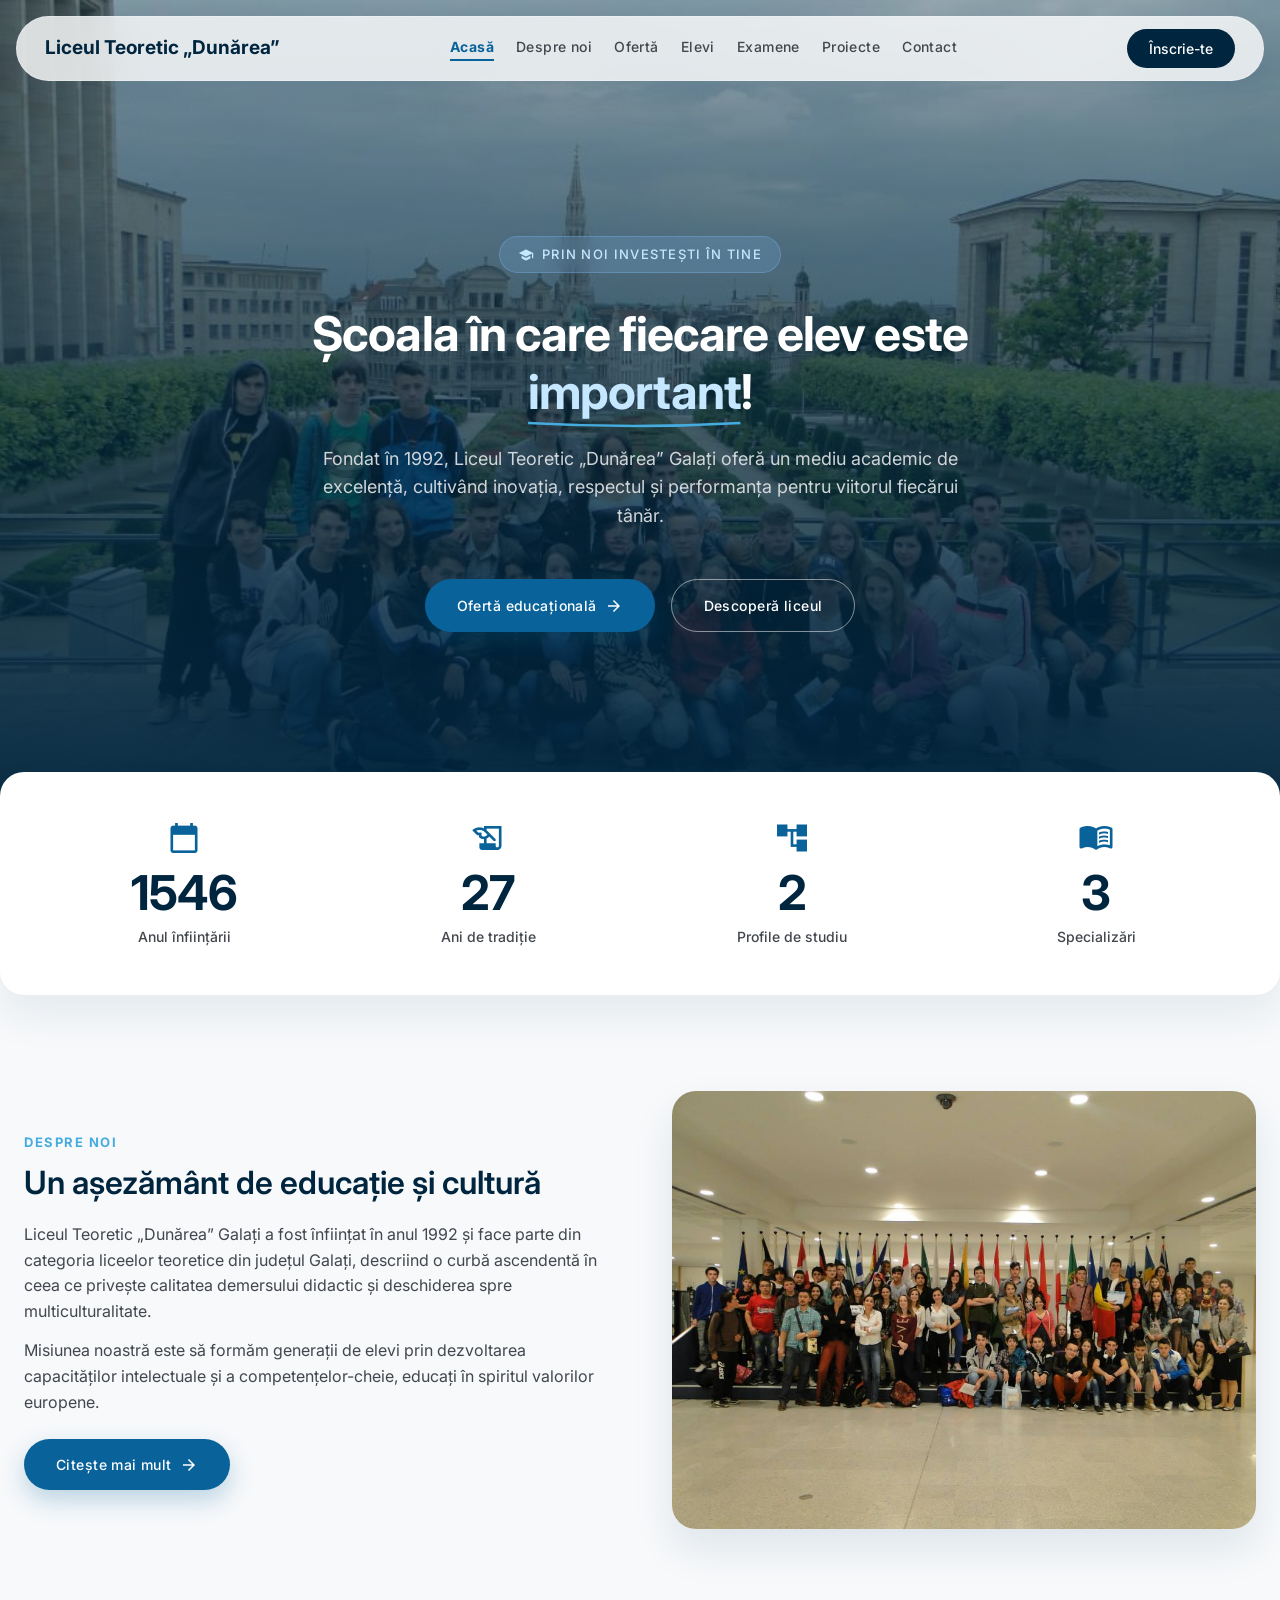
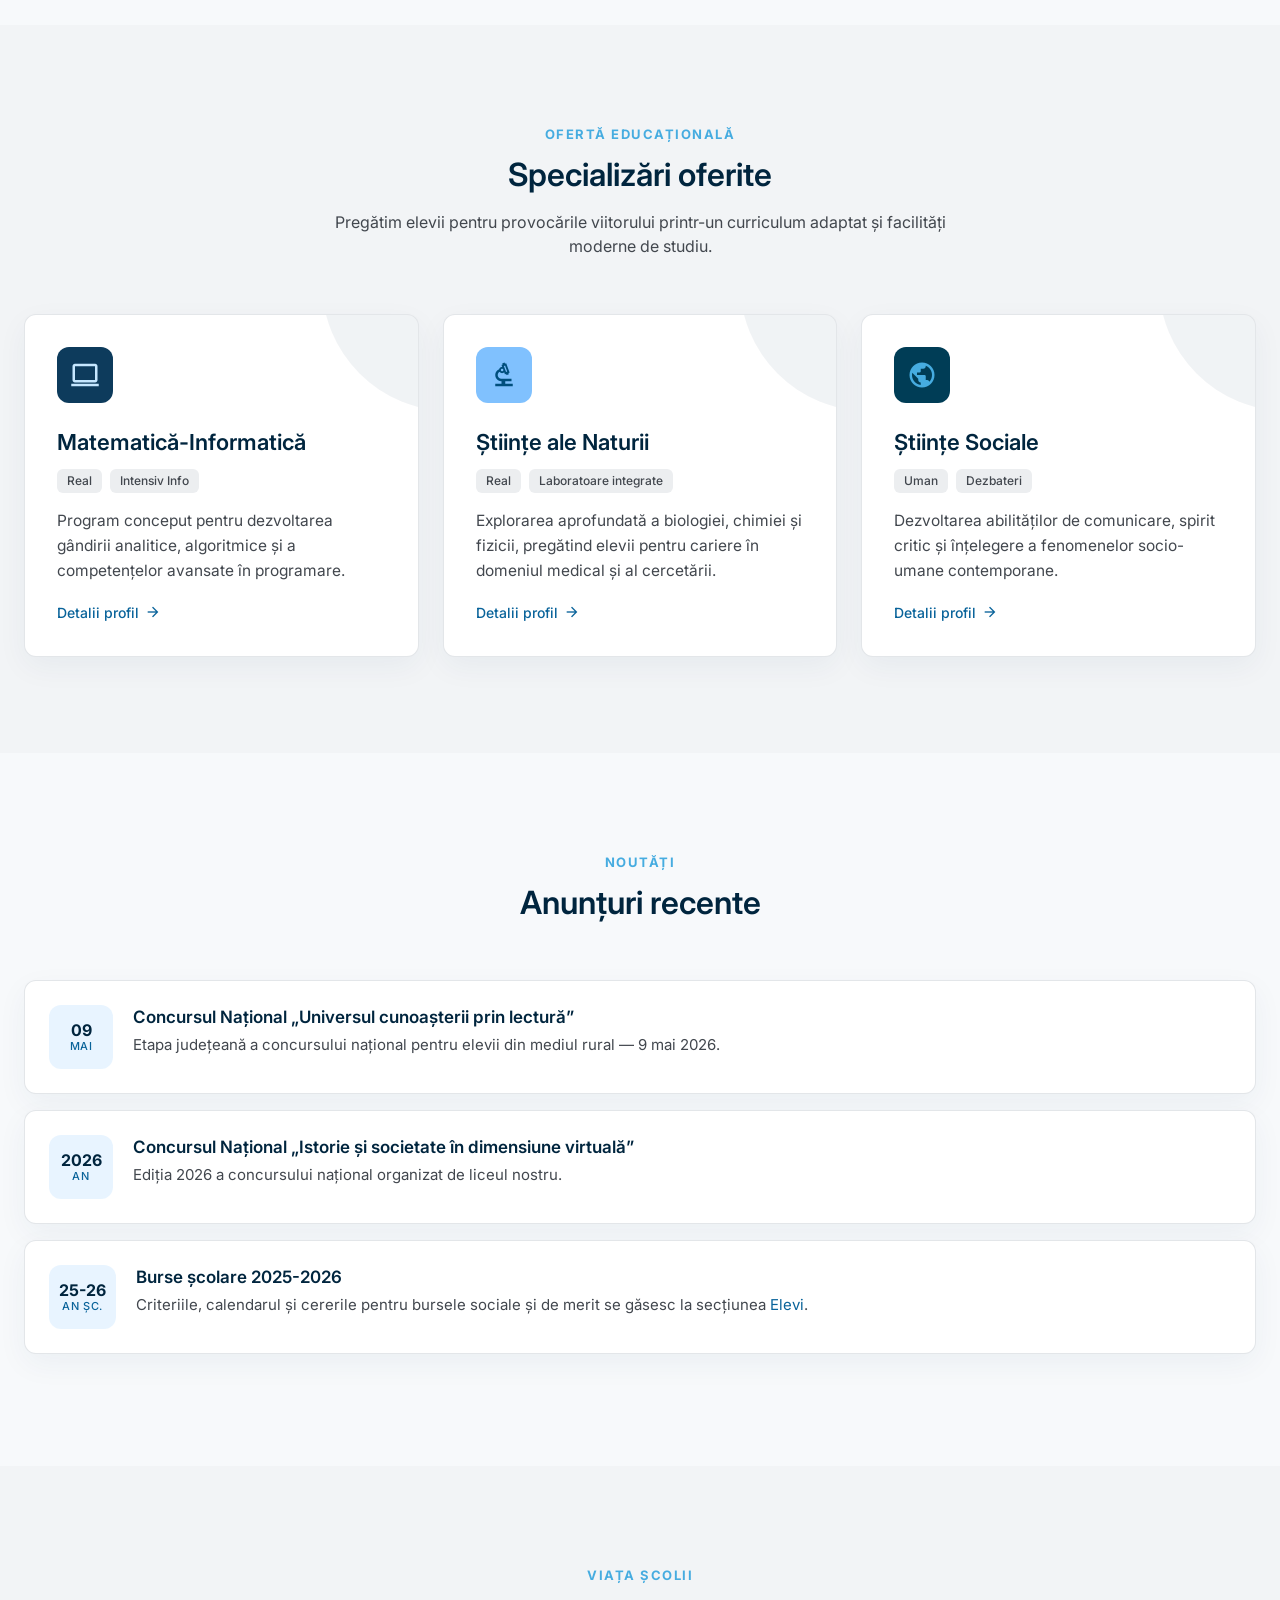
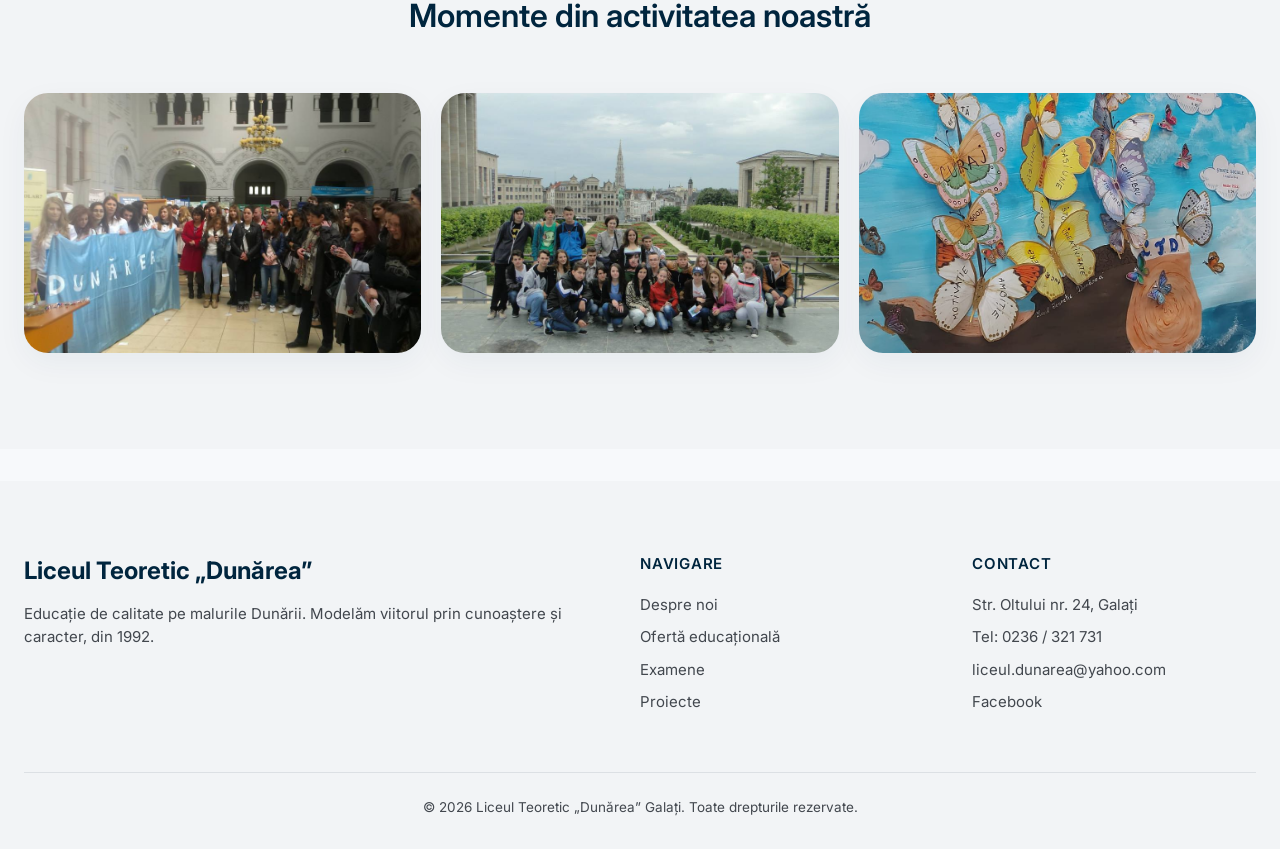
<file: index.html>
<!DOCTYPE html>
<html lang="ro">
<head>
  <meta charset="UTF-8">
  <meta name="viewport" content="width=device-width, initial-scale=1.0">
  <title>Liceul Teoretic „Dunărea” Galați</title>
  <meta name="description" content="Liceul Teoretic „Dunărea” Galați — școala în care fiecare elev este important. Profil real și uman: matematică-informatică, științe ale naturii, științe sociale.">
  <link rel="preconnect" href="https://fonts.googleapis.com">
  <link rel="preconnect" href="https://fonts.gstatic.com" crossorigin>
  <link href="https://fonts.googleapis.com/css2?family=Inter:wght@400;500;600;700&display=swap" rel="stylesheet">
  <link href="https://fonts.googleapis.com/css2?family=Material+Symbols+Outlined:opsz,wght,FILL,GRAD@24,400,0..1,0&display=swap" rel="stylesheet">
  <link rel="stylesheet" href="css/style.css">
</head>
<body>

  <!-- Navigație plutitoare -->
  <nav class="nav">
    <a class="nav-logo" href="index.html">Liceul Teoretic „Dunărea”</a>
    <ul class="nav-links">
      <li><a href="index.html">Acasă</a></li>
      <li><a href="despre.html">Despre noi</a></li>
      <li><a href="oferta.html">Ofertă</a></li>
      <li><a href="elevi.html">Elevi</a></li>
      <li><a href="examene.html">Examene</a></li>
      <li><a href="proiecte.html">Proiecte</a></li>
      <li><a href="contact.html">Contact</a></li>
    </ul>
    <a class="nav-cta" href="contact.html">Înscrie-te</a>
    <button class="nav-burger" aria-label="Meniu"><span></span><span></span><span></span></button>
  </nav>

  <!-- Hero -->
  <header class="hero">
    <div class="hero-bg"></div>
    <div class="hero-overlay"></div>
    <div class="hero-continut">
      <div class="insigna stagger-item">
        <span class="material-symbols-outlined" style="font-size:16px; font-variation-settings:'FILL' 1;">school</span>
        Prin noi investești în tine
      </div>
      <h1 class="stagger-item">
        Școala în care fiecare elev este
        <span class="evidentiat">important<svg viewBox="0 0 100 10" preserveAspectRatio="none"><path d="M0 5 Q 50 10 100 5" fill="transparent" stroke="currentColor" stroke-width="2"/></svg></span>!
      </h1>
      <p class="stagger-item">Fondat în 1992, Liceul Teoretic „Dunărea” Galați oferă un mediu academic de excelență, cultivând inovația, respectul și performanța pentru viitorul fiecărui tânăr.</p>
      <div class="hero-butoane stagger-item">
        <a class="buton" href="oferta.html">Ofertă educațională <span class="material-symbols-outlined">arrow_forward</span></a>
        <a class="buton secundar" href="despre.html">Descoperă liceul</a>
      </div>
    </div>
  </header>

  <!-- Statistici — panou suprapus peste hero -->
  <section class="panou-statistici scroll-reveal">
    <div class="statistici">
      <div>
        <div class="pictograma-stat"><span class="material-symbols-outlined">calendar_today</span></div>
        <div class="numar contor" data-target="1992">0</div>
        <div class="descriere">Anul înființării</div>
      </div>
      <div>
        <div class="pictograma-stat"><span class="material-symbols-outlined">history_edu</span></div>
        <div class="numar contor" data-target="34">0</div>
        <div class="descriere">Ani de tradiție</div>
      </div>
      <div>
        <div class="pictograma-stat"><span class="material-symbols-outlined">account_tree</span></div>
        <div class="numar contor" data-target="2">0</div>
        <div class="descriere">Profile de studiu</div>
      </div>
      <div>
        <div class="pictograma-stat"><span class="material-symbols-outlined">menu_book</span></div>
        <div class="numar contor" data-target="3">0</div>
        <div class="descriere">Specializări</div>
      </div>
    </div>
  </section>

  <!-- Despre (teaser) -->
  <section class="sectiune">
    <div class="container split scroll-reveal">
      <div>
        <span class="eticheta">Despre noi</span>
        <h2>Un așezământ de educație și cultură</h2>
        <p>Liceul Teoretic „Dunărea” Galați a fost înființat în anul 1992 și face parte din categoria liceelor teoretice din județul Galați, descriind o curbă ascendentă în ceea ce privește calitatea demersului didactic și deschiderea spre multiculturalitate.</p>
        <p>Misiunea noastră este să formăm generații de elevi prin dezvoltarea capacităților intelectuale și a competențelor-cheie, educați în spiritul valorilor europene.</p>
        <a class="buton" href="despre.html">Citește mai mult <span class="material-symbols-outlined">arrow_forward</span></a>
      </div>
      <img src="assets/img/liceu-3.jpg" alt="Elevii liceului în vizită la Parlamentul European">
    </div>
  </section>

  <!-- Specializări -->
  <section class="sectiune alternativ">
    <div class="container">
      <div class="titlu-sectiune scroll-reveal">
        <span class="eticheta">Ofertă educațională</span>
        <h2>Specializări oferite</h2>
        <p>Pregătim elevii pentru provocările viitorului printr-un curriculum adaptat și facilități moderne de studiu.</p>
      </div>
      <div class="grila col-3">
        <div class="card scroll-reveal">
          <div class="pictograma"><span class="material-symbols-outlined">computer</span></div>
          <h3>Matematică-Informatică</h3>
          <div class="chipuri"><span class="chip">Real</span><span class="chip">Intensiv Info</span></div>
          <p>Program conceput pentru dezvoltarea gândirii analitice, algoritmice și a competențelor avansate în programare.</p>
          <a class="link-card" href="oferta.html">Detalii profil <span class="material-symbols-outlined">arrow_forward</span></a>
        </div>
        <div class="card scroll-reveal">
          <div class="pictograma v2"><span class="material-symbols-outlined">biotech</span></div>
          <h3>Științe ale Naturii</h3>
          <div class="chipuri"><span class="chip">Real</span><span class="chip">Laboratoare integrate</span></div>
          <p>Explorarea aprofundată a biologiei, chimiei și fizicii, pregătind elevii pentru cariere în domeniul medical și al cercetării.</p>
          <a class="link-card" href="oferta.html">Detalii profil <span class="material-symbols-outlined">arrow_forward</span></a>
        </div>
        <div class="card scroll-reveal">
          <div class="pictograma v3"><span class="material-symbols-outlined">public</span></div>
          <h3>Științe Sociale</h3>
          <div class="chipuri"><span class="chip">Uman</span><span class="chip">Dezbateri</span></div>
          <p>Dezvoltarea abilităților de comunicare, spirit critic și înțelegere a fenomenelor socio-umane contemporane.</p>
          <a class="link-card" href="oferta.html">Detalii profil <span class="material-symbols-outlined">arrow_forward</span></a>
        </div>
      </div>
    </div>
  </section>

  <!-- Anunțuri -->
  <section class="sectiune">
    <div class="container">
      <div class="titlu-sectiune scroll-reveal">
        <span class="eticheta">Noutăți</span>
        <h2>Anunțuri recente</h2>
      </div>
      <!-- Aici adăugați anunțurile noi: copiați un bloc .anunt și modificați textul -->
      <div class="anunt scroll-reveal">
        <div class="data">09<small>MAI</small></div>
        <div>
          <h3>Concursul Național „Universul cunoașterii prin lectură”</h3>
          <p>Etapa județeană a concursului național pentru elevii din mediul rural — 9 mai 2026.</p>
        </div>
      </div>
      <div class="anunt scroll-reveal">
        <div class="data">2026<small>AN</small></div>
        <div>
          <h3>Concursul Național „Istorie și societate în dimensiune virtuală”</h3>
          <p>Ediția 2026 a concursului național organizat de liceul nostru.</p>
        </div>
      </div>
      <div class="anunt scroll-reveal">
        <div class="data">25-26<small>AN ȘC.</small></div>
        <div>
          <h3>Burse școlare 2025-2026</h3>
          <p>Criteriile, calendarul și cererile pentru bursele sociale și de merit se găsesc la secțiunea <a href="elevi.html">Elevi</a>.</p>
        </div>
      </div>
    </div>
  </section>

  <!-- Galerie -->
  <section class="sectiune alternativ">
    <div class="container">
      <div class="titlu-sectiune scroll-reveal">
        <span class="eticheta">Viața școlii</span>
        <h2>Momente din activitatea noastră</h2>
      </div>
      <div class="galerie scroll-reveal">
        <img src="assets/img/liceu-1.jpg" alt="Activitate în liceu">
        <img src="assets/img/liceu-2.jpg" alt="Excursie de studii">
        <img src="assets/img/extra-1.jpg" alt="Proiect creativ al elevilor">
      </div>
    </div>
  </section>

  <!-- Footer -->
  <footer class="footer">
    <div class="container">
      <div class="footer-grila">
        <div>
          <div class="brand">Liceul Teoretic „Dunărea”</div>
          <p>Educație de calitate pe malurile Dunării. Modelăm viitorul prin cunoaștere și caracter, din 1992.</p>
        </div>
        <div>
          <h4>Navigare</h4>
          <ul>
            <li><a href="despre.html">Despre noi</a></li>
            <li><a href="oferta.html">Ofertă educațională</a></li>
            <li><a href="examene.html">Examene</a></li>
            <li><a href="proiecte.html">Proiecte</a></li>
          </ul>
        </div>
        <div>
          <h4>Contact</h4>
          <ul>
            <li>Str. Oltului nr. 24, Galați</li>
            <li>Tel: 0236 / 321 731</li>
            <li><a href="mailto:liceul.dunarea@yahoo.com">liceul.dunarea@yahoo.com</a></li>
            <li><a href="https://www.facebook.com/ldunarea/" target="_blank" rel="noopener">Facebook</a></li>
          </ul>
        </div>
      </div>
      <div class="footer-jos">
        © 2026 Liceul Teoretic „Dunărea” Galați. Toate drepturile rezervate.
      </div>
    </div>
  </footer>

  <script src="js/main.js"></script>
</body>
</html>
</file>
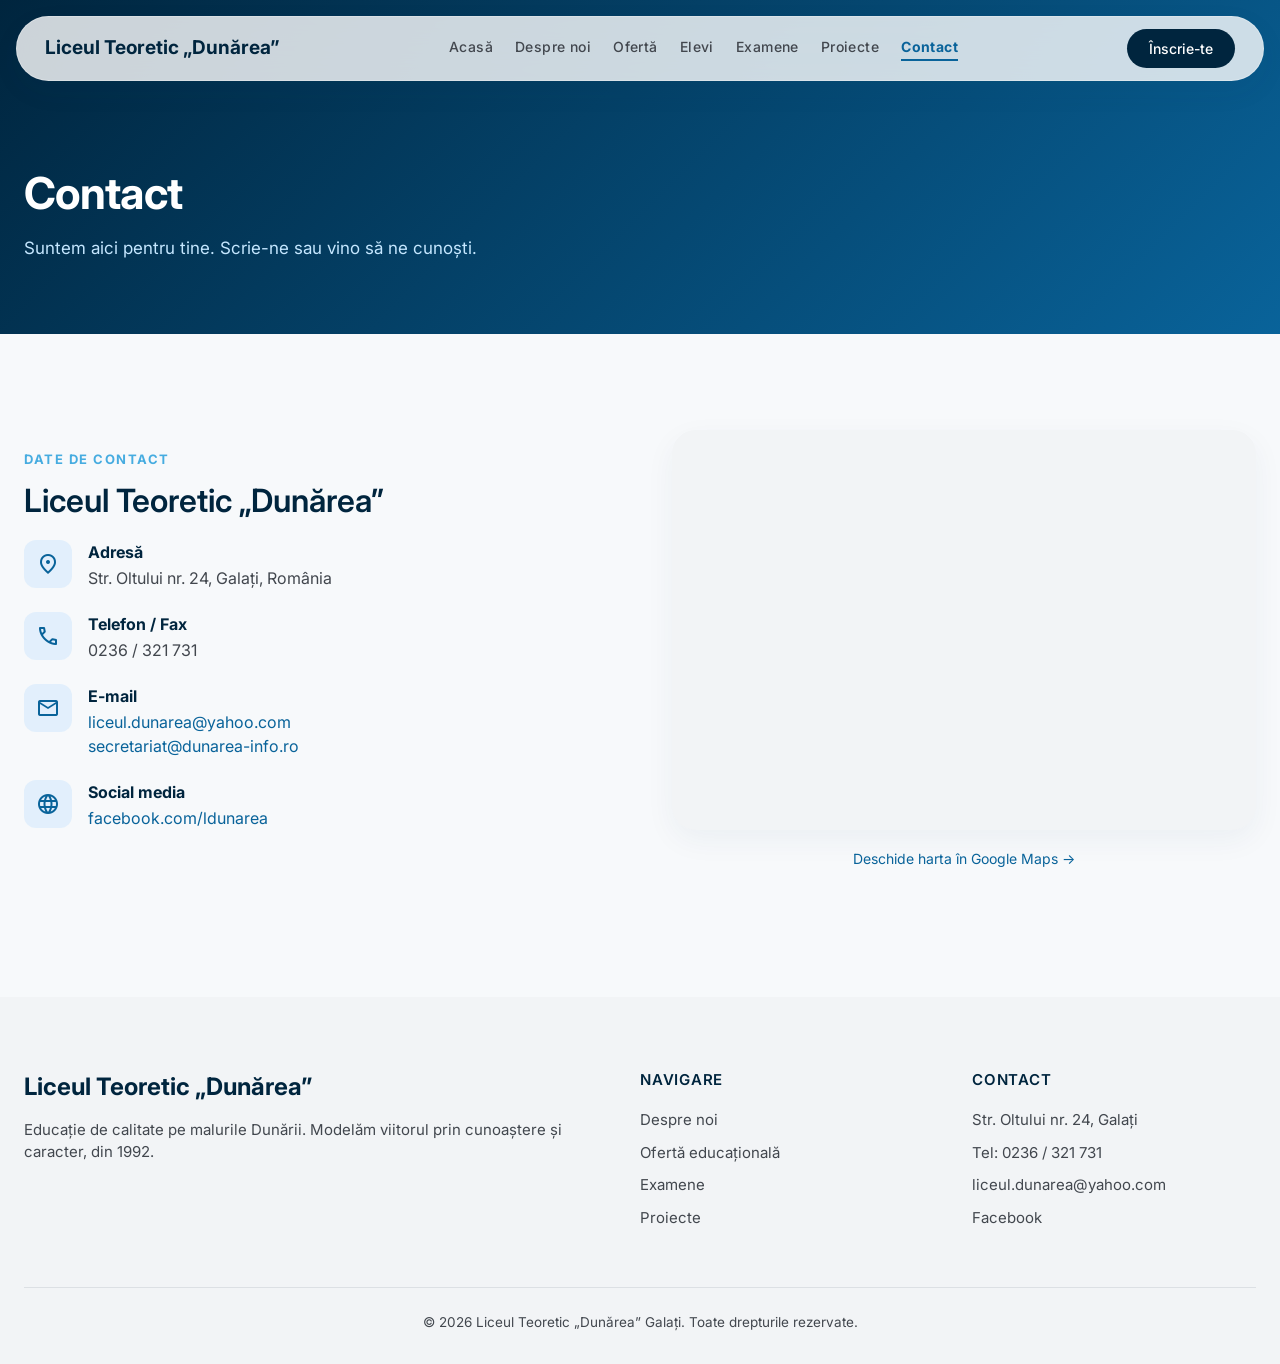
<file: contact.html>
<!DOCTYPE html>
<html lang="ro">
<head>
  <meta charset="UTF-8">
  <meta name="viewport" content="width=device-width, initial-scale=1.0">
  <title>Contact — Liceul Teoretic „Dunărea” Galați</title>
  <meta name="description" content="Date de contact: Liceul Teoretic „Dunărea” Galați, Str. Oltului nr. 24, telefon 0236/321731.">
  <link rel="preconnect" href="https://fonts.googleapis.com">
  <link rel="preconnect" href="https://fonts.gstatic.com" crossorigin>
  <link href="https://fonts.googleapis.com/css2?family=Inter:wght@400;500;600;700&display=swap" rel="stylesheet">
  <link href="https://fonts.googleapis.com/css2?family=Material+Symbols+Outlined:opsz,wght,FILL,GRAD@24,400,0..1,0&display=swap" rel="stylesheet">
  <link rel="stylesheet" href="css/style.css">
</head>
<body>

  <nav class="nav">
    <a class="nav-logo" href="index.html">Liceul Teoretic „Dunărea”</a>
    <ul class="nav-links">
      <li><a href="index.html">Acasă</a></li>
      <li><a href="despre.html">Despre noi</a></li>
      <li><a href="oferta.html">Ofertă</a></li>
      <li><a href="elevi.html">Elevi</a></li>
      <li><a href="examene.html">Examene</a></li>
      <li><a href="proiecte.html">Proiecte</a></li>
      <li><a href="contact.html">Contact</a></li>
    </ul>
    <a class="nav-cta" href="contact.html">Înscrie-te</a>
    <button class="nav-burger" aria-label="Meniu"><span></span><span></span><span></span></button>
  </nav>

  <header class="antet-pagina">
    <div class="container">
      <h1>Contact</h1>
      <p>Suntem aici pentru tine. Scrie-ne sau vino să ne cunoști.</p>
    </div>
  </header>

  <section class="sectiune">
    <div class="container split scroll-reveal">
      <div>
        <span class="eticheta">Date de contact</span>
        <h2>Liceul Teoretic „Dunărea”</h2>
        <ul class="info-contact">
          <li>
            <div class="pictograma"><span class="material-symbols-outlined">location_on</span></div>
            <div>
              <strong>Adresă</strong>
              Str. Oltului nr. 24, Galați, România
            </div>
          </li>
          <li>
            <div class="pictograma"><span class="material-symbols-outlined">call</span></div>
            <div>
              <strong>Telefon / Fax</strong>
              0236 / 321 731
            </div>
          </li>
          <li>
            <div class="pictograma"><span class="material-symbols-outlined">mail</span></div>
            <div>
              <strong>E-mail</strong>
              <a href="mailto:liceul.dunarea@yahoo.com">liceul.dunarea@yahoo.com</a><br>
              <a href="mailto:secretariat@dunarea-info.ro">secretariat@dunarea-info.ro</a>
            </div>
          </li>
          <li>
            <div class="pictograma"><span class="material-symbols-outlined">language</span></div>
            <div>
              <strong>Social media</strong>
              <a href="https://www.facebook.com/ldunarea/" target="_blank" rel="noopener">facebook.com/ldunarea</a>
            </div>
          </li>
        </ul>
      </div>
      <div class="harta">
        <iframe
          src="https://maps.google.com/maps?q=Liceul%20Teoretic%20Dunarea%2C%20Strada%20Oltului%2024%2C%20Galati&t=&z=16&ie=UTF8&iwloc=&output=embed"
          loading="lazy"
          title="Harta — Liceul Teoretic Dunărea Galați"
          referrerpolicy="no-referrer-when-downgrade">
        </iframe>
        <a class="link-harta" href="https://www.google.com/maps/search/?api=1&query=Liceul+Teoretic+Dunarea+Strada+Oltului+24+Galati" target="_blank" rel="noopener">Deschide harta în Google Maps →</a>
      </div>
    </div>
  </section>

  <footer class="footer">
    <div class="container">
      <div class="footer-grila">
        <div>
          <div class="brand">Liceul Teoretic „Dunărea”</div>
          <p>Educație de calitate pe malurile Dunării. Modelăm viitorul prin cunoaștere și caracter, din 1992.</p>
        </div>
        <div>
          <h4>Navigare</h4>
          <ul>
            <li><a href="despre.html">Despre noi</a></li>
            <li><a href="oferta.html">Ofertă educațională</a></li>
            <li><a href="examene.html">Examene</a></li>
            <li><a href="proiecte.html">Proiecte</a></li>
          </ul>
        </div>
        <div>
          <h4>Contact</h4>
          <ul>
            <li>Str. Oltului nr. 24, Galați</li>
            <li>Tel: 0236 / 321 731</li>
            <li><a href="mailto:liceul.dunarea@yahoo.com">liceul.dunarea@yahoo.com</a></li>
            <li><a href="https://www.facebook.com/ldunarea/" target="_blank" rel="noopener">Facebook</a></li>
          </ul>
        </div>
      </div>
      <div class="footer-jos">
        © 2026 Liceul Teoretic „Dunărea” Galați. Toate drepturile rezervate.
      </div>
    </div>
  </footer>

  <script src="js/main.js"></script>
</body>
</html>
</file>
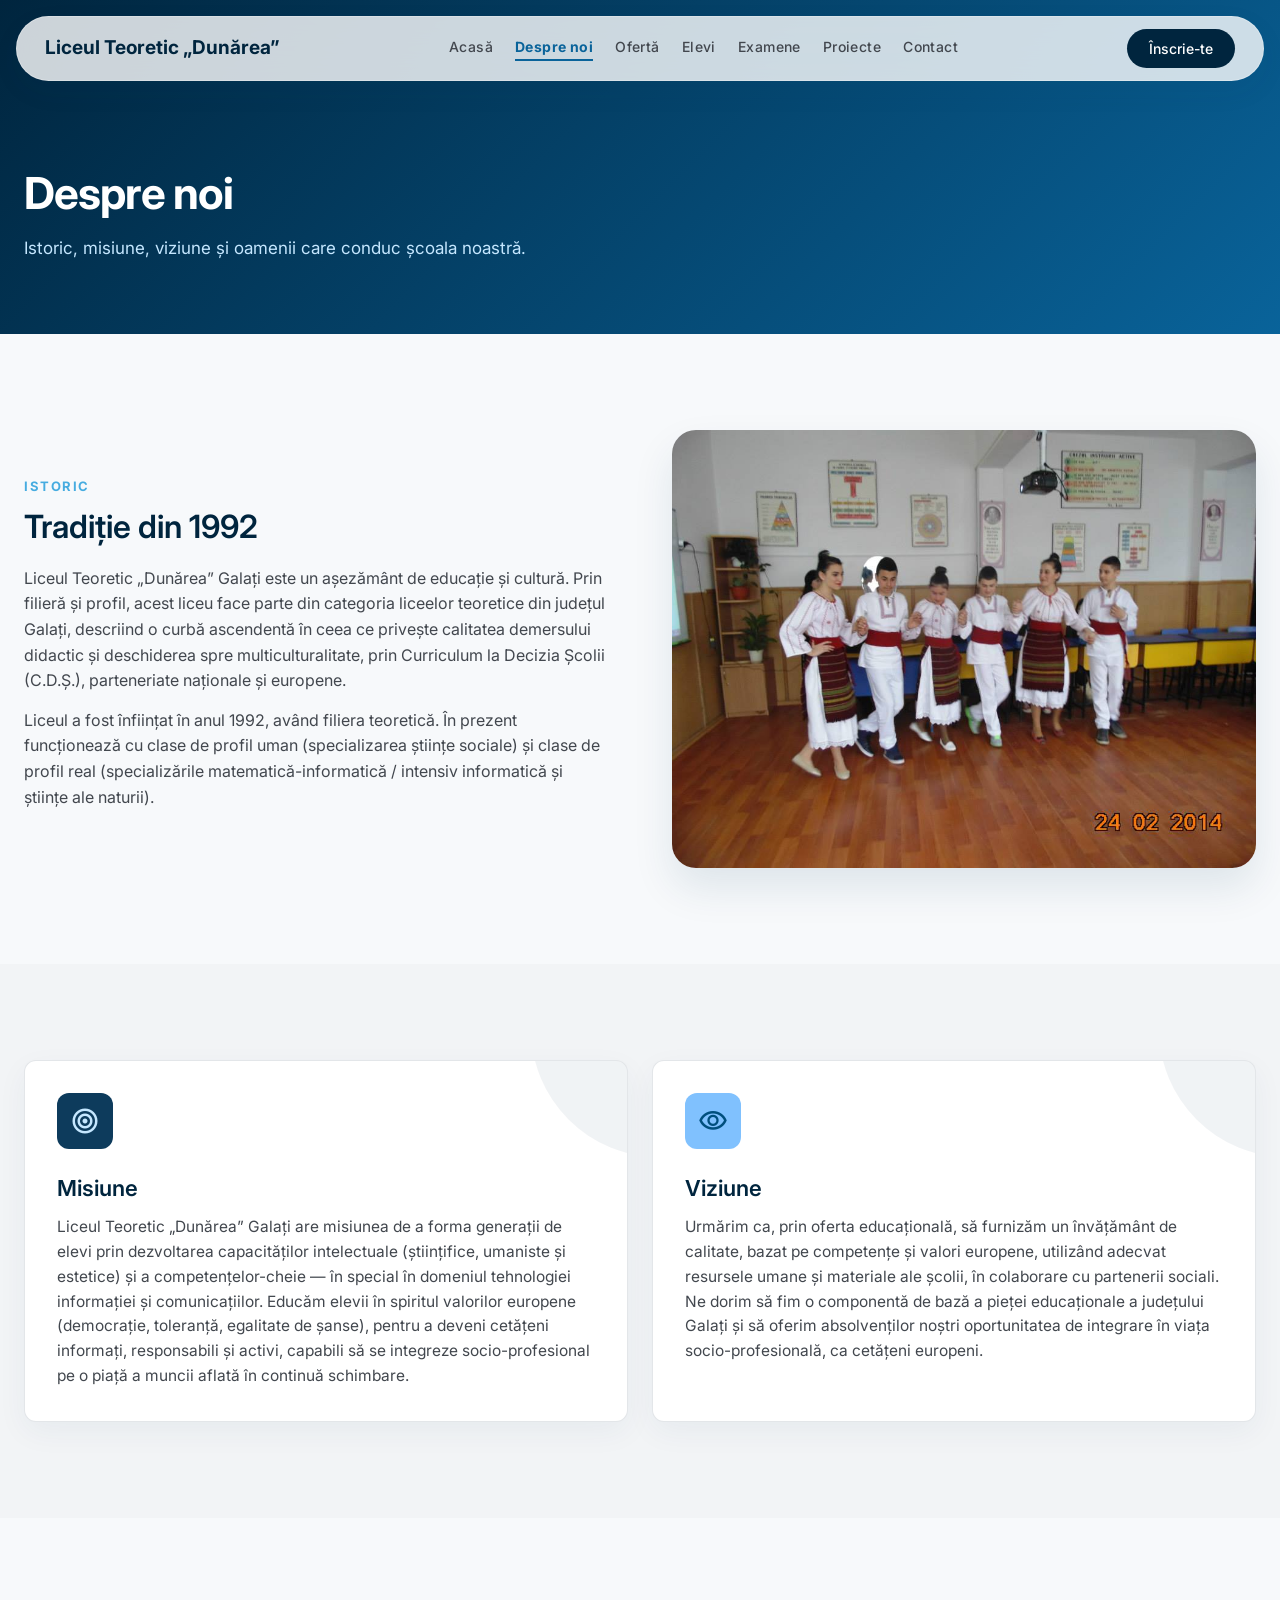
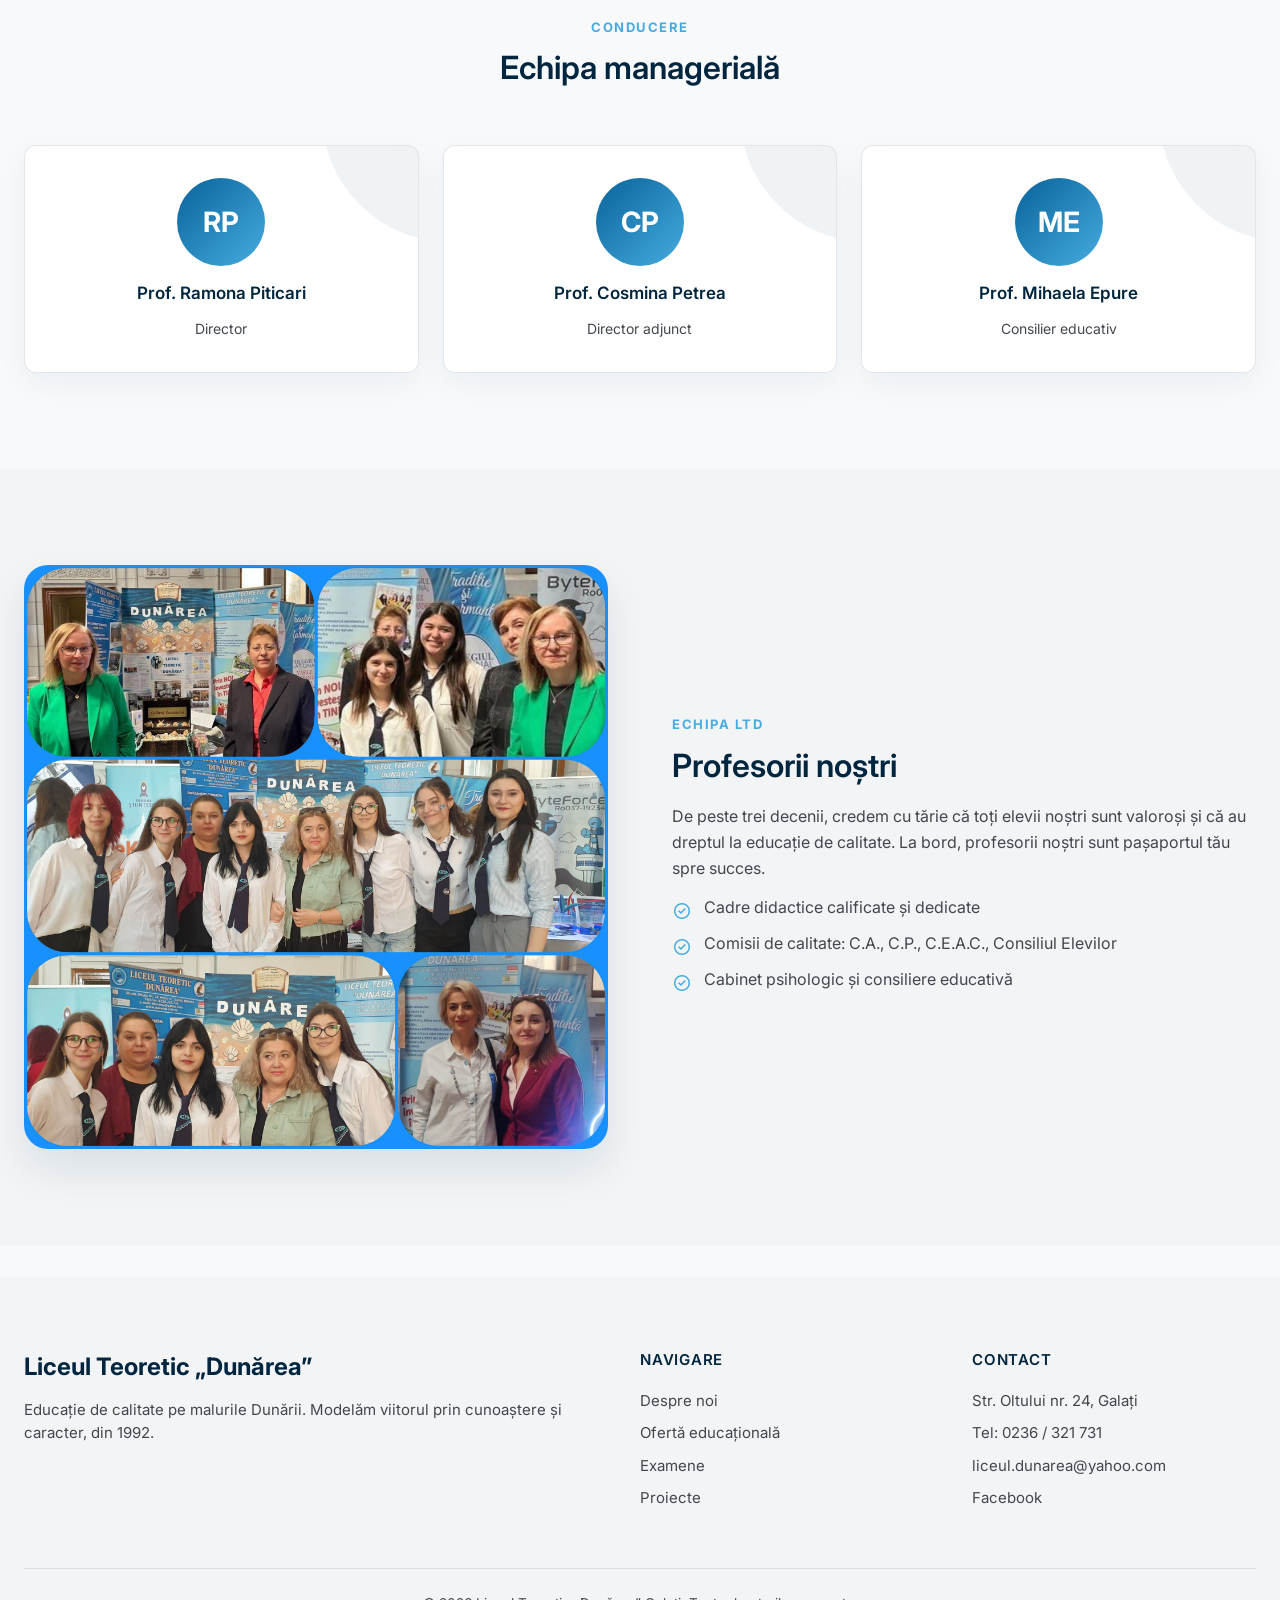
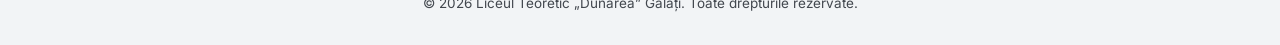
<file: despre.html>
<!DOCTYPE html>
<html lang="ro">
<head>
  <meta charset="UTF-8">
  <meta name="viewport" content="width=device-width, initial-scale=1.0">
  <title>Despre noi — Liceul Teoretic „Dunărea” Galați</title>
  <meta name="description" content="Istoric, misiune, viziune și echipa managerială a Liceului Teoretic „Dunărea” Galați.">
  <link rel="preconnect" href="https://fonts.googleapis.com">
  <link rel="preconnect" href="https://fonts.gstatic.com" crossorigin>
  <link href="https://fonts.googleapis.com/css2?family=Inter:wght@400;500;600;700&display=swap" rel="stylesheet">
  <link href="https://fonts.googleapis.com/css2?family=Material+Symbols+Outlined:opsz,wght,FILL,GRAD@24,400,0..1,0&display=swap" rel="stylesheet">
  <link rel="stylesheet" href="css/style.css">
</head>
<body>

  <nav class="nav">
    <a class="nav-logo" href="index.html">Liceul Teoretic „Dunărea”</a>
    <ul class="nav-links">
      <li><a href="index.html">Acasă</a></li>
      <li><a href="despre.html">Despre noi</a></li>
      <li><a href="oferta.html">Ofertă</a></li>
      <li><a href="elevi.html">Elevi</a></li>
      <li><a href="examene.html">Examene</a></li>
      <li><a href="proiecte.html">Proiecte</a></li>
      <li><a href="contact.html">Contact</a></li>
    </ul>
    <a class="nav-cta" href="contact.html">Înscrie-te</a>
    <button class="nav-burger" aria-label="Meniu"><span></span><span></span><span></span></button>
  </nav>

  <header class="antet-pagina">
    <div class="container">
      <h1>Despre noi</h1>
      <p>Istoric, misiune, viziune și oamenii care conduc școala noastră.</p>
    </div>
  </header>

  <!-- Istoric -->
  <section class="sectiune">
    <div class="container split scroll-reveal">
      <div>
        <span class="eticheta">Istoric</span>
        <h2>Tradiție din 1992</h2>
        <p>Liceul Teoretic „Dunărea” Galați este un așezământ de educație și cultură. Prin filieră și profil, acest liceu face parte din categoria liceelor teoretice din județul Galați, descriind o curbă ascendentă în ceea ce privește calitatea demersului didactic și deschiderea spre multiculturalitate, prin Curriculum la Decizia Școlii (C.D.Ș.), parteneriate naționale și europene.</p>
        <p>Liceul a fost înființat în anul 1992, având filiera teoretică. În prezent funcționează cu clase de profil uman (specializarea științe sociale) și clase de profil real (specializările matematică-informatică / intensiv informatică și științe ale naturii).</p>
      </div>
      <img src="assets/img/liceu-4.jpg" alt="Elevii Liceului Teoretic Dunărea">
    </div>
  </section>

  <!-- Misiune si viziune -->
  <section class="sectiune alternativ">
    <div class="container">
      <div class="grila col-2">
        <div class="card scroll-reveal">
          <div class="pictograma"><span class="material-symbols-outlined">target</span></div>
          <h3>Misiune</h3>
          <p>Liceul Teoretic „Dunărea” Galați are misiunea de a forma generații de elevi prin dezvoltarea capacităților intelectuale (științifice, umaniste și estetice) și a competențelor-cheie — în special în domeniul tehnologiei informației și comunicațiilor. Educăm elevii în spiritul valorilor europene (democrație, toleranță, egalitate de șanse), pentru a deveni cetățeni informați, responsabili și activi, capabili să se integreze socio-profesional pe o piață a muncii aflată în continuă schimbare.</p>
        </div>
        <div class="card scroll-reveal">
          <div class="pictograma v2"><span class="material-symbols-outlined">visibility</span></div>
          <h3>Viziune</h3>
          <p>Urmărim ca, prin oferta educațională, să furnizăm un învățământ de calitate, bazat pe competențe și valori europene, utilizând adecvat resursele umane și materiale ale școlii, în colaborare cu partenerii sociali. Ne dorim să fim o componentă de bază a pieței educaționale a județului Galați și să oferim absolvenților noștri oportunitatea de integrare în viața socio-profesională, ca cetățeni europeni.</p>
        </div>
      </div>
    </div>
  </section>

  <!-- Echipa manageriala -->
  <section class="sectiune">
    <div class="container">
      <div class="titlu-sectiune scroll-reveal">
        <span class="eticheta">Conducere</span>
        <h2>Echipa managerială</h2>
      </div>
      <div class="grila col-3">
        <div class="card persoana scroll-reveal">
          <div class="avatar">RP</div>
          <h3>Prof. Ramona Piticari</h3>
          <p>Director</p>
        </div>
        <div class="card persoana scroll-reveal">
          <div class="avatar">CP</div>
          <h3>Prof. Cosmina Petrea</h3>
          <p>Director adjunct</p>
        </div>
        <div class="card persoana scroll-reveal">
          <div class="avatar">ME</div>
          <h3>Prof. Mihaela Epure</h3>
          <p>Consilier educativ</p>
        </div>
      </div>
    </div>
  </section>

  <!-- Echipa foto -->
  <section class="sectiune alternativ">
    <div class="container split scroll-reveal">
      <img src="assets/img/echipa.jpg" alt="Echipa Liceului Teoretic Dunărea">
      <div>
        <span class="eticheta">Echipa LTD</span>
        <h2>Profesorii noștri</h2>
        <p>De peste trei decenii, credem cu tărie că toți elevii noștri sunt valoroși și că au dreptul la educație de calitate. La bord, profesorii noștri sunt pașaportul tău spre succes.</p>
        <ul class="lista-bife">
          <li>Cadre didactice calificate și dedicate</li>
          <li>Comisii de calitate: C.A., C.P., C.E.A.C., Consiliul Elevilor</li>
          <li>Cabinet psihologic și consiliere educativă</li>
        </ul>
      </div>
    </div>
  </section>

  <footer class="footer">
    <div class="container">
      <div class="footer-grila">
        <div>
          <div class="brand">Liceul Teoretic „Dunărea”</div>
          <p>Educație de calitate pe malurile Dunării. Modelăm viitorul prin cunoaștere și caracter, din 1992.</p>
        </div>
        <div>
          <h4>Navigare</h4>
          <ul>
            <li><a href="despre.html">Despre noi</a></li>
            <li><a href="oferta.html">Ofertă educațională</a></li>
            <li><a href="examene.html">Examene</a></li>
            <li><a href="proiecte.html">Proiecte</a></li>
          </ul>
        </div>
        <div>
          <h4>Contact</h4>
          <ul>
            <li>Str. Oltului nr. 24, Galați</li>
            <li>Tel: 0236 / 321 731</li>
            <li><a href="mailto:liceul.dunarea@yahoo.com">liceul.dunarea@yahoo.com</a></li>
            <li><a href="https://www.facebook.com/ldunarea/" target="_blank" rel="noopener">Facebook</a></li>
          </ul>
        </div>
      </div>
      <div class="footer-jos">
        © 2026 Liceul Teoretic „Dunărea” Galați. Toate drepturile rezervate.
      </div>
    </div>
  </footer>

  <script src="js/main.js"></script>
</body>
</html>
</file>
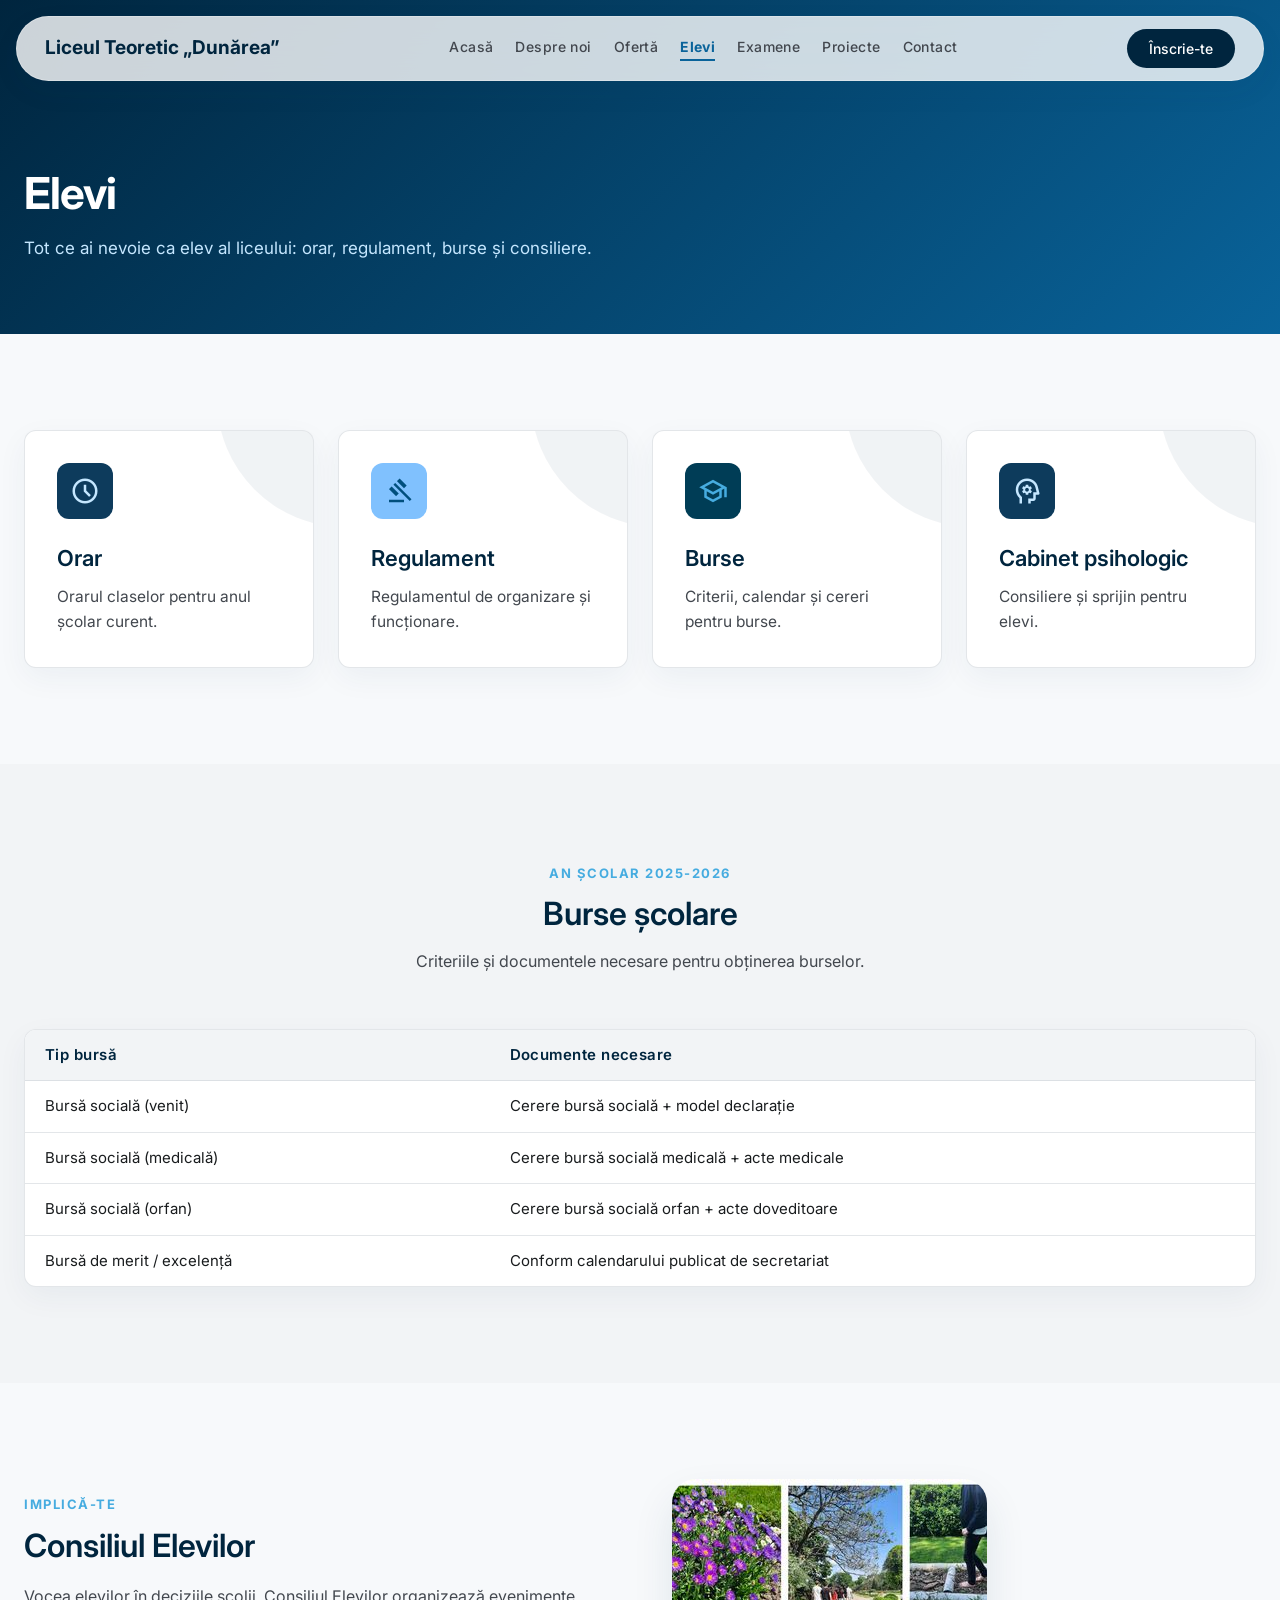
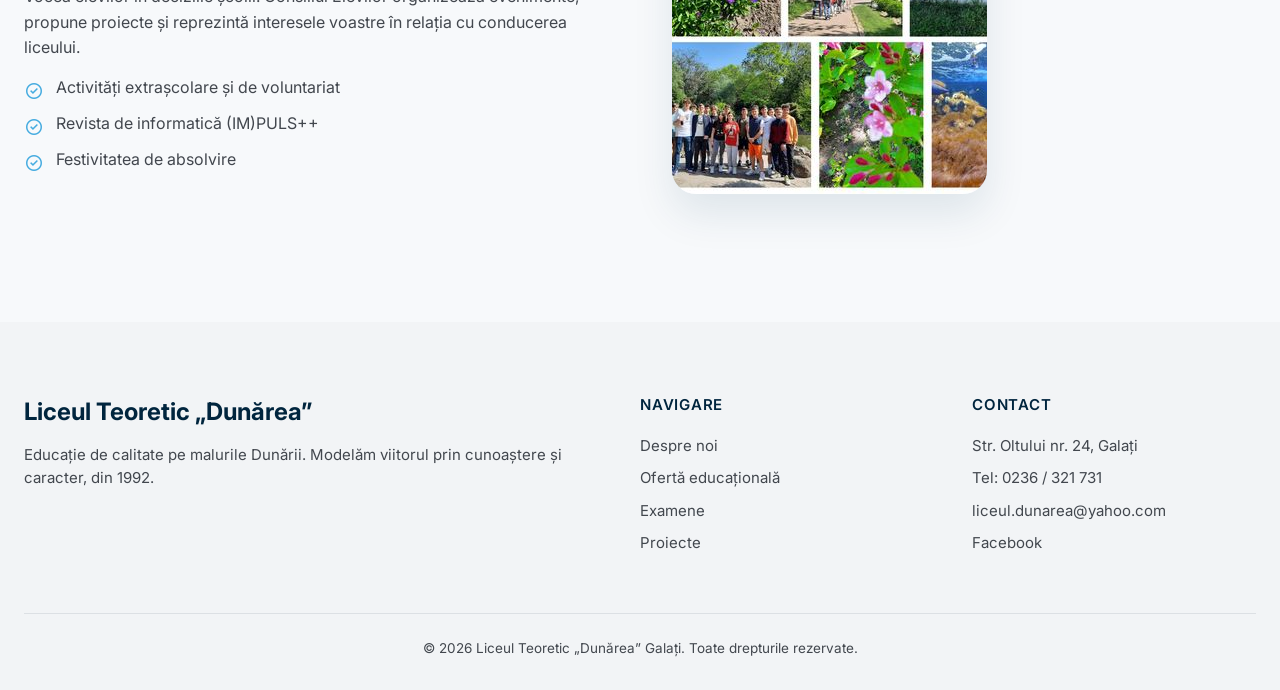
<file: elevi.html>
<!DOCTYPE html>
<html lang="ro">
<head>
  <meta charset="UTF-8">
  <meta name="viewport" content="width=device-width, initial-scale=1.0">
  <title>Elevi — Liceul Teoretic „Dunărea” Galați</title>
  <meta name="description" content="Informații pentru elevii Liceului Teoretic „Dunărea” Galați: orar, regulament, burse, cabinet psihologic.">
  <link rel="preconnect" href="https://fonts.googleapis.com">
  <link rel="preconnect" href="https://fonts.gstatic.com" crossorigin>
  <link href="https://fonts.googleapis.com/css2?family=Inter:wght@400;500;600;700&display=swap" rel="stylesheet">
  <link href="https://fonts.googleapis.com/css2?family=Material+Symbols+Outlined:opsz,wght,FILL,GRAD@24,400,0..1,0&display=swap" rel="stylesheet">
  <link rel="stylesheet" href="css/style.css">
</head>
<body>

  <nav class="nav">
    <a class="nav-logo" href="index.html">Liceul Teoretic „Dunărea”</a>
    <ul class="nav-links">
      <li><a href="index.html">Acasă</a></li>
      <li><a href="despre.html">Despre noi</a></li>
      <li><a href="oferta.html">Ofertă</a></li>
      <li><a href="elevi.html">Elevi</a></li>
      <li><a href="examene.html">Examene</a></li>
      <li><a href="proiecte.html">Proiecte</a></li>
      <li><a href="contact.html">Contact</a></li>
    </ul>
    <a class="nav-cta" href="contact.html">Înscrie-te</a>
    <button class="nav-burger" aria-label="Meniu"><span></span><span></span><span></span></button>
  </nav>

  <header class="antet-pagina">
    <div class="container">
      <h1>Elevi</h1>
      <p>Tot ce ai nevoie ca elev al liceului: orar, regulament, burse și consiliere.</p>
    </div>
  </header>

  <!-- Resurse rapide -->
  <section class="sectiune">
    <div class="container">
      <div class="grila col-4">
        <!-- Înlocuiți „#” cu link-urile către documentele PDF reale -->
        <a class="card scroll-reveal" href="#">
          <div class="pictograma"><span class="material-symbols-outlined">schedule</span></div>
          <h3>Orar</h3>
          <p>Orarul claselor pentru anul școlar curent.</p>
        </a>
        <a class="card scroll-reveal" href="#">
          <div class="pictograma v2"><span class="material-symbols-outlined">gavel</span></div>
          <h3>Regulament</h3>
          <p>Regulamentul de organizare și funcționare.</p>
        </a>
        <a class="card scroll-reveal" href="#">
          <div class="pictograma v3"><span class="material-symbols-outlined">school</span></div>
          <h3>Burse</h3>
          <p>Criterii, calendar și cereri pentru burse.</p>
        </a>
        <a class="card scroll-reveal" href="#">
          <div class="pictograma"><span class="material-symbols-outlined">psychology</span></div>
          <h3>Cabinet psihologic</h3>
          <p>Consiliere și sprijin pentru elevi.</p>
        </a>
      </div>
    </div>
  </section>

  <!-- Burse -->
  <section class="sectiune alternativ">
    <div class="container">
      <div class="titlu-sectiune scroll-reveal">
        <span class="eticheta">An școlar 2025-2026</span>
        <h2>Burse școlare</h2>
        <p>Criteriile și documentele necesare pentru obținerea burselor.</p>
      </div>
      <div class="scroll-reveal">
        <table class="tabel">
          <thead>
            <tr>
              <th>Tip bursă</th>
              <th>Documente necesare</th>
            </tr>
          </thead>
          <tbody>
            <!-- Adăugați link-urile către PDF-urile cu cereri -->
            <tr>
              <td>Bursă socială (venit)</td>
              <td>Cerere bursă socială + model declarație</td>
            </tr>
            <tr>
              <td>Bursă socială (medicală)</td>
              <td>Cerere bursă socială medicală + acte medicale</td>
            </tr>
            <tr>
              <td>Bursă socială (orfan)</td>
              <td>Cerere bursă socială orfan + acte doveditoare</td>
            </tr>
            <tr>
              <td>Bursă de merit / excelență</td>
              <td>Conform calendarului publicat de secretariat</td>
            </tr>
          </tbody>
        </table>
      </div>
    </div>
  </section>

  <!-- Consiliul elevilor -->
  <section class="sectiune">
    <div class="container split scroll-reveal">
      <div>
        <span class="eticheta">Implică-te</span>
        <h2>Consiliul Elevilor</h2>
        <p>Vocea elevilor în deciziile școlii. Consiliul Elevilor organizează evenimente, propune proiecte și reprezintă interesele voastre în relația cu conducerea liceului.</p>
        <ul class="lista-bife">
          <li>Activități extrașcolare și de voluntariat</li>
          <li>Revista de informatică (IM)PULS++</li>
          <li>Festivitatea de absolvire</li>
        </ul>
      </div>
      <img src="assets/img/activitati-1.jpg" alt="Activități ale elevilor">
    </div>
  </section>

  <footer class="footer">
    <div class="container">
      <div class="footer-grila">
        <div>
          <div class="brand">Liceul Teoretic „Dunărea”</div>
          <p>Educație de calitate pe malurile Dunării. Modelăm viitorul prin cunoaștere și caracter, din 1992.</p>
        </div>
        <div>
          <h4>Navigare</h4>
          <ul>
            <li><a href="despre.html">Despre noi</a></li>
            <li><a href="oferta.html">Ofertă educațională</a></li>
            <li><a href="examene.html">Examene</a></li>
            <li><a href="proiecte.html">Proiecte</a></li>
          </ul>
        </div>
        <div>
          <h4>Contact</h4>
          <ul>
            <li>Str. Oltului nr. 24, Galați</li>
            <li>Tel: 0236 / 321 731</li>
            <li><a href="mailto:liceul.dunarea@yahoo.com">liceul.dunarea@yahoo.com</a></li>
            <li><a href="https://www.facebook.com/ldunarea/" target="_blank" rel="noopener">Facebook</a></li>
          </ul>
        </div>
      </div>
      <div class="footer-jos">
        © 2026 Liceul Teoretic „Dunărea” Galați. Toate drepturile rezervate.
      </div>
    </div>
  </footer>

  <script src="js/main.js"></script>
</body>
</html>
</file>
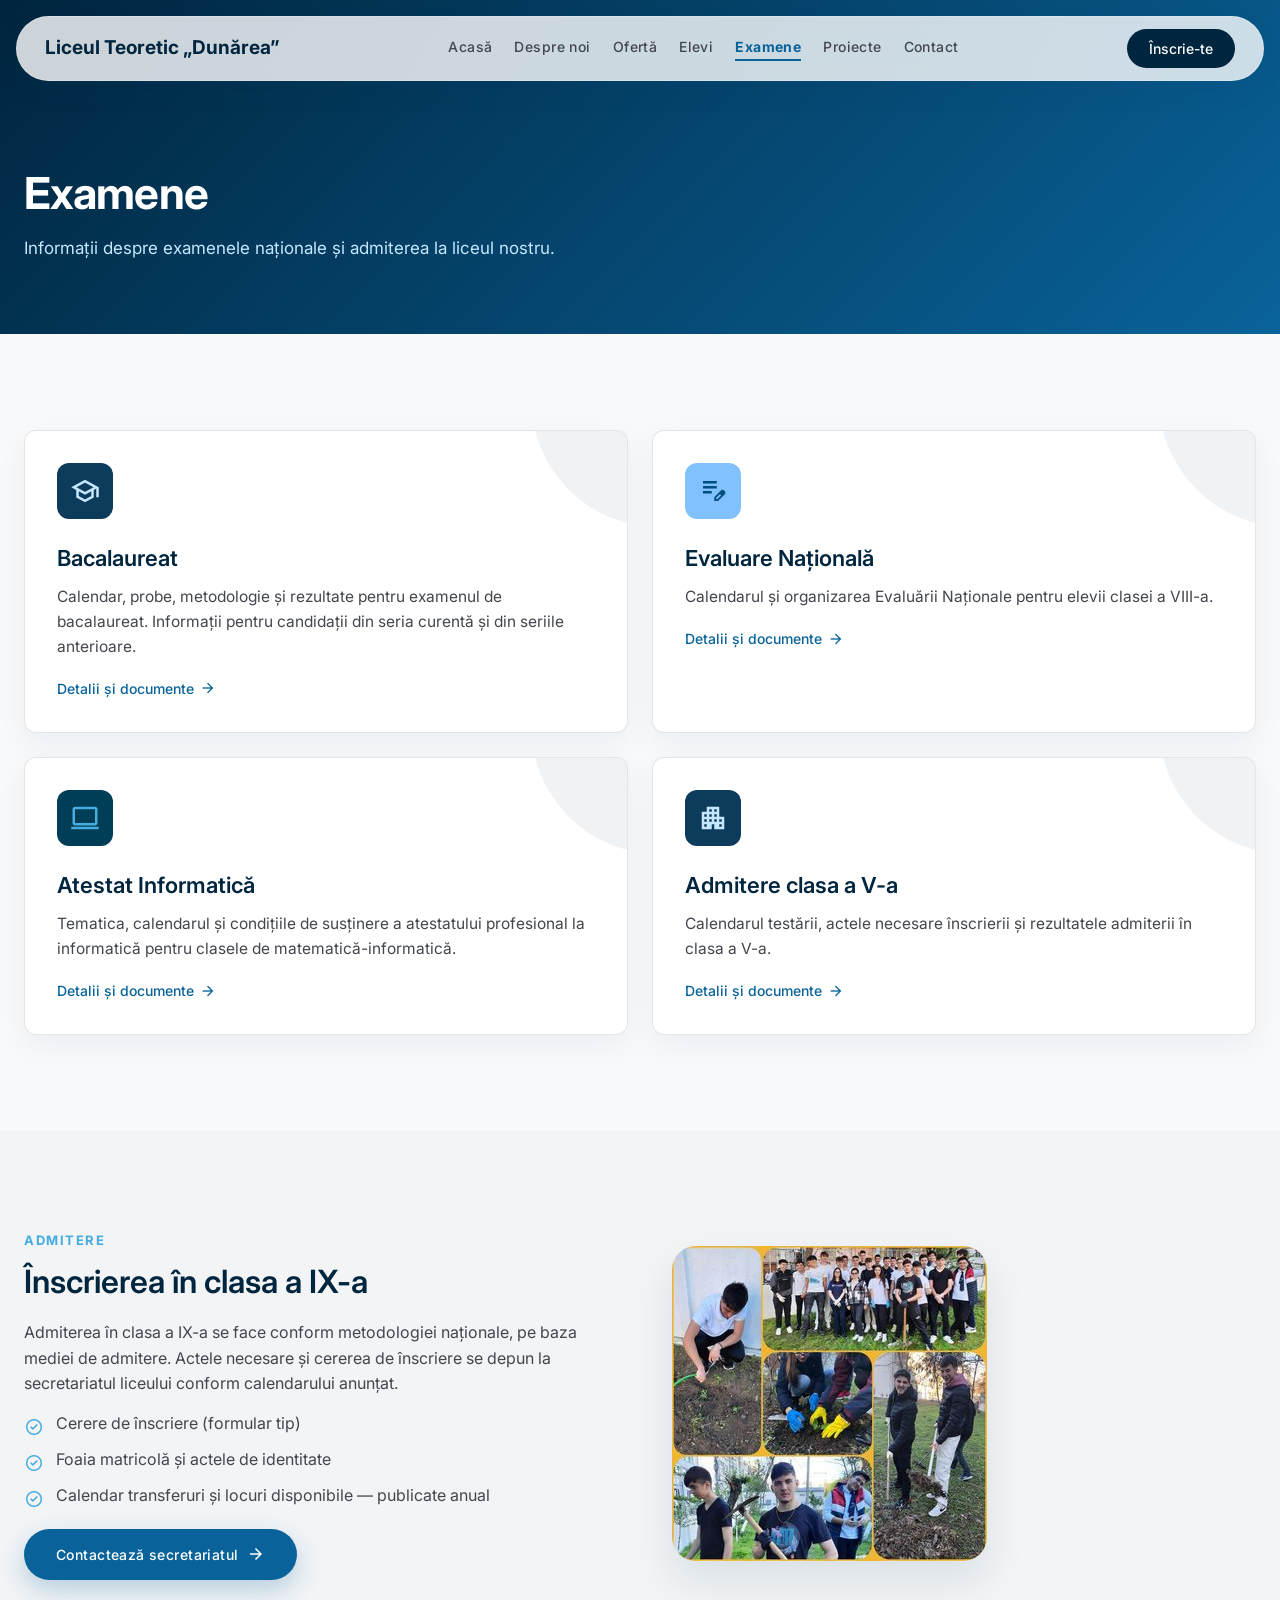
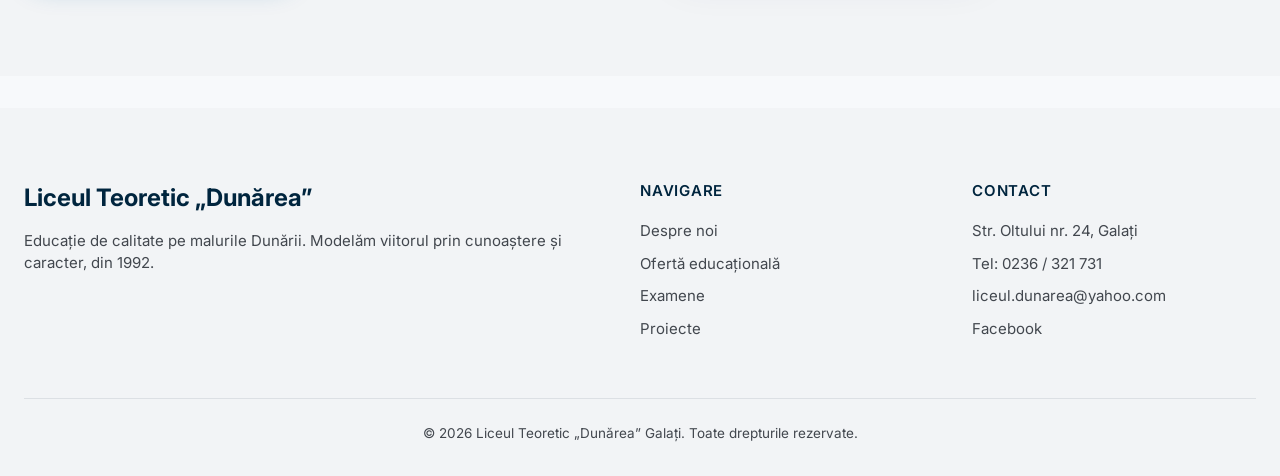
<file: examene.html>
<!DOCTYPE html>
<html lang="ro">
<head>
  <meta charset="UTF-8">
  <meta name="viewport" content="width=device-width, initial-scale=1.0">
  <title>Examene — Liceul Teoretic „Dunărea” Galați</title>
  <meta name="description" content="Bacalaureat, Evaluare Națională, atestat informatică și admitere la Liceul Teoretic „Dunărea” Galați.">
  <link rel="preconnect" href="https://fonts.googleapis.com">
  <link rel="preconnect" href="https://fonts.gstatic.com" crossorigin>
  <link href="https://fonts.googleapis.com/css2?family=Inter:wght@400;500;600;700&display=swap" rel="stylesheet">
  <link href="https://fonts.googleapis.com/css2?family=Material+Symbols+Outlined:opsz,wght,FILL,GRAD@24,400,0..1,0&display=swap" rel="stylesheet">
  <link rel="stylesheet" href="css/style.css">
</head>
<body>

  <nav class="nav">
    <a class="nav-logo" href="index.html">Liceul Teoretic „Dunărea”</a>
    <ul class="nav-links">
      <li><a href="index.html">Acasă</a></li>
      <li><a href="despre.html">Despre noi</a></li>
      <li><a href="oferta.html">Ofertă</a></li>
      <li><a href="elevi.html">Elevi</a></li>
      <li><a href="examene.html">Examene</a></li>
      <li><a href="proiecte.html">Proiecte</a></li>
      <li><a href="contact.html">Contact</a></li>
    </ul>
    <a class="nav-cta" href="contact.html">Înscrie-te</a>
    <button class="nav-burger" aria-label="Meniu"><span></span><span></span><span></span></button>
  </nav>

  <header class="antet-pagina">
    <div class="container">
      <h1>Examene</h1>
      <p>Informații despre examenele naționale și admiterea la liceul nostru.</p>
    </div>
  </header>

  <section class="sectiune">
    <div class="container">
      <div class="grila col-2">
        <!-- Înlocuiți „#” cu link-urile către paginile sau PDF-urile cu detalii -->
        <div class="card scroll-reveal">
          <div class="pictograma"><span class="material-symbols-outlined">school</span></div>
          <h3>Bacalaureat</h3>
          <p>Calendar, probe, metodologie și rezultate pentru examenul de bacalaureat. Informații pentru candidații din seria curentă și din seriile anterioare.</p>
          <a class="link-card" href="#">Detalii și documente <span class="material-symbols-outlined">arrow_forward</span></a>
        </div>
        <div class="card scroll-reveal">
          <div class="pictograma v2"><span class="material-symbols-outlined">edit_note</span></div>
          <h3>Evaluare Națională</h3>
          <p>Calendarul și organizarea Evaluării Naționale pentru elevii clasei a VIII-a.</p>
          <a class="link-card" href="#">Detalii și documente <span class="material-symbols-outlined">arrow_forward</span></a>
        </div>
        <div class="card scroll-reveal">
          <div class="pictograma v3"><span class="material-symbols-outlined">computer</span></div>
          <h3>Atestat Informatică</h3>
          <p>Tematica, calendarul și condițiile de susținere a atestatului profesional la informatică pentru clasele de matematică-informatică.</p>
          <a class="link-card" href="#">Detalii și documente <span class="material-symbols-outlined">arrow_forward</span></a>
        </div>
        <div class="card scroll-reveal">
          <div class="pictograma"><span class="material-symbols-outlined">apartment</span></div>
          <h3>Admitere clasa a V-a</h3>
          <p>Calendarul testării, actele necesare înscrierii și rezultatele admiterii în clasa a V-a.</p>
          <a class="link-card" href="#">Detalii și documente <span class="material-symbols-outlined">arrow_forward</span></a>
        </div>
      </div>
    </div>
  </section>

  <!-- Admitere liceu -->
  <section class="sectiune alternativ">
    <div class="container split scroll-reveal">
      <div>
        <span class="eticheta">Admitere</span>
        <h2>Înscrierea în clasa a IX-a</h2>
        <p>Admiterea în clasa a IX-a se face conform metodologiei naționale, pe baza mediei de admitere. Actele necesare și cererea de înscriere se depun la secretariatul liceului conform calendarului anunțat.</p>
        <ul class="lista-bife">
          <li>Cerere de înscriere (formular tip)</li>
          <li>Foaia matricolă și actele de identitate</li>
          <li>Calendar transferuri și locuri disponibile — publicate anual</li>
        </ul>
        <a class="buton" href="contact.html">Contactează secretariatul <span class="material-symbols-outlined">arrow_forward</span></a>
      </div>
      <img src="assets/img/activitati-2.jpg" alt="Elevii liceului">
    </div>
  </section>

  <footer class="footer">
    <div class="container">
      <div class="footer-grila">
        <div>
          <div class="brand">Liceul Teoretic „Dunărea”</div>
          <p>Educație de calitate pe malurile Dunării. Modelăm viitorul prin cunoaștere și caracter, din 1992.</p>
        </div>
        <div>
          <h4>Navigare</h4>
          <ul>
            <li><a href="despre.html">Despre noi</a></li>
            <li><a href="oferta.html">Ofertă educațională</a></li>
            <li><a href="examene.html">Examene</a></li>
            <li><a href="proiecte.html">Proiecte</a></li>
          </ul>
        </div>
        <div>
          <h4>Contact</h4>
          <ul>
            <li>Str. Oltului nr. 24, Galați</li>
            <li>Tel: 0236 / 321 731</li>
            <li><a href="mailto:liceul.dunarea@yahoo.com">liceul.dunarea@yahoo.com</a></li>
            <li><a href="https://www.facebook.com/ldunarea/" target="_blank" rel="noopener">Facebook</a></li>
          </ul>
        </div>
      </div>
      <div class="footer-jos">
        © 2026 Liceul Teoretic „Dunărea” Galați. Toate drepturile rezervate.
      </div>
    </div>
  </footer>

  <script src="js/main.js"></script>
</body>
</html>
</file>
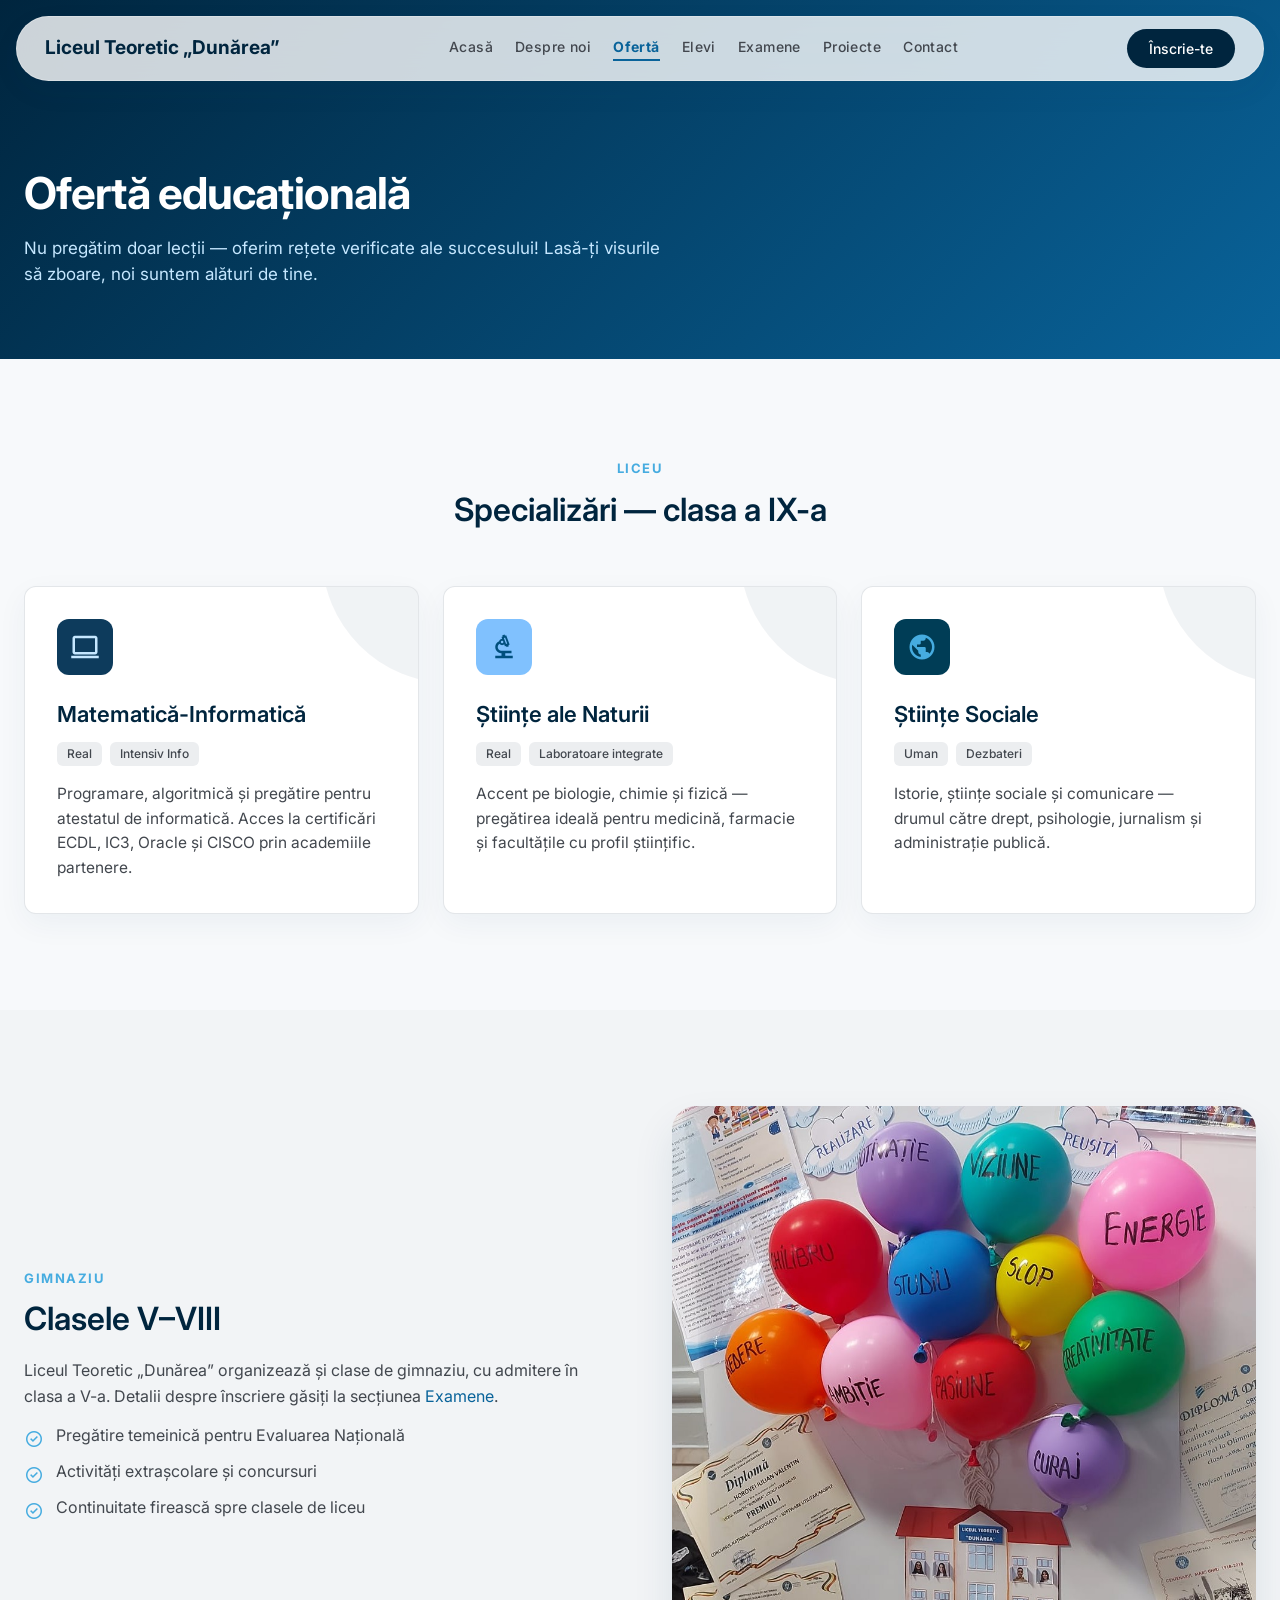
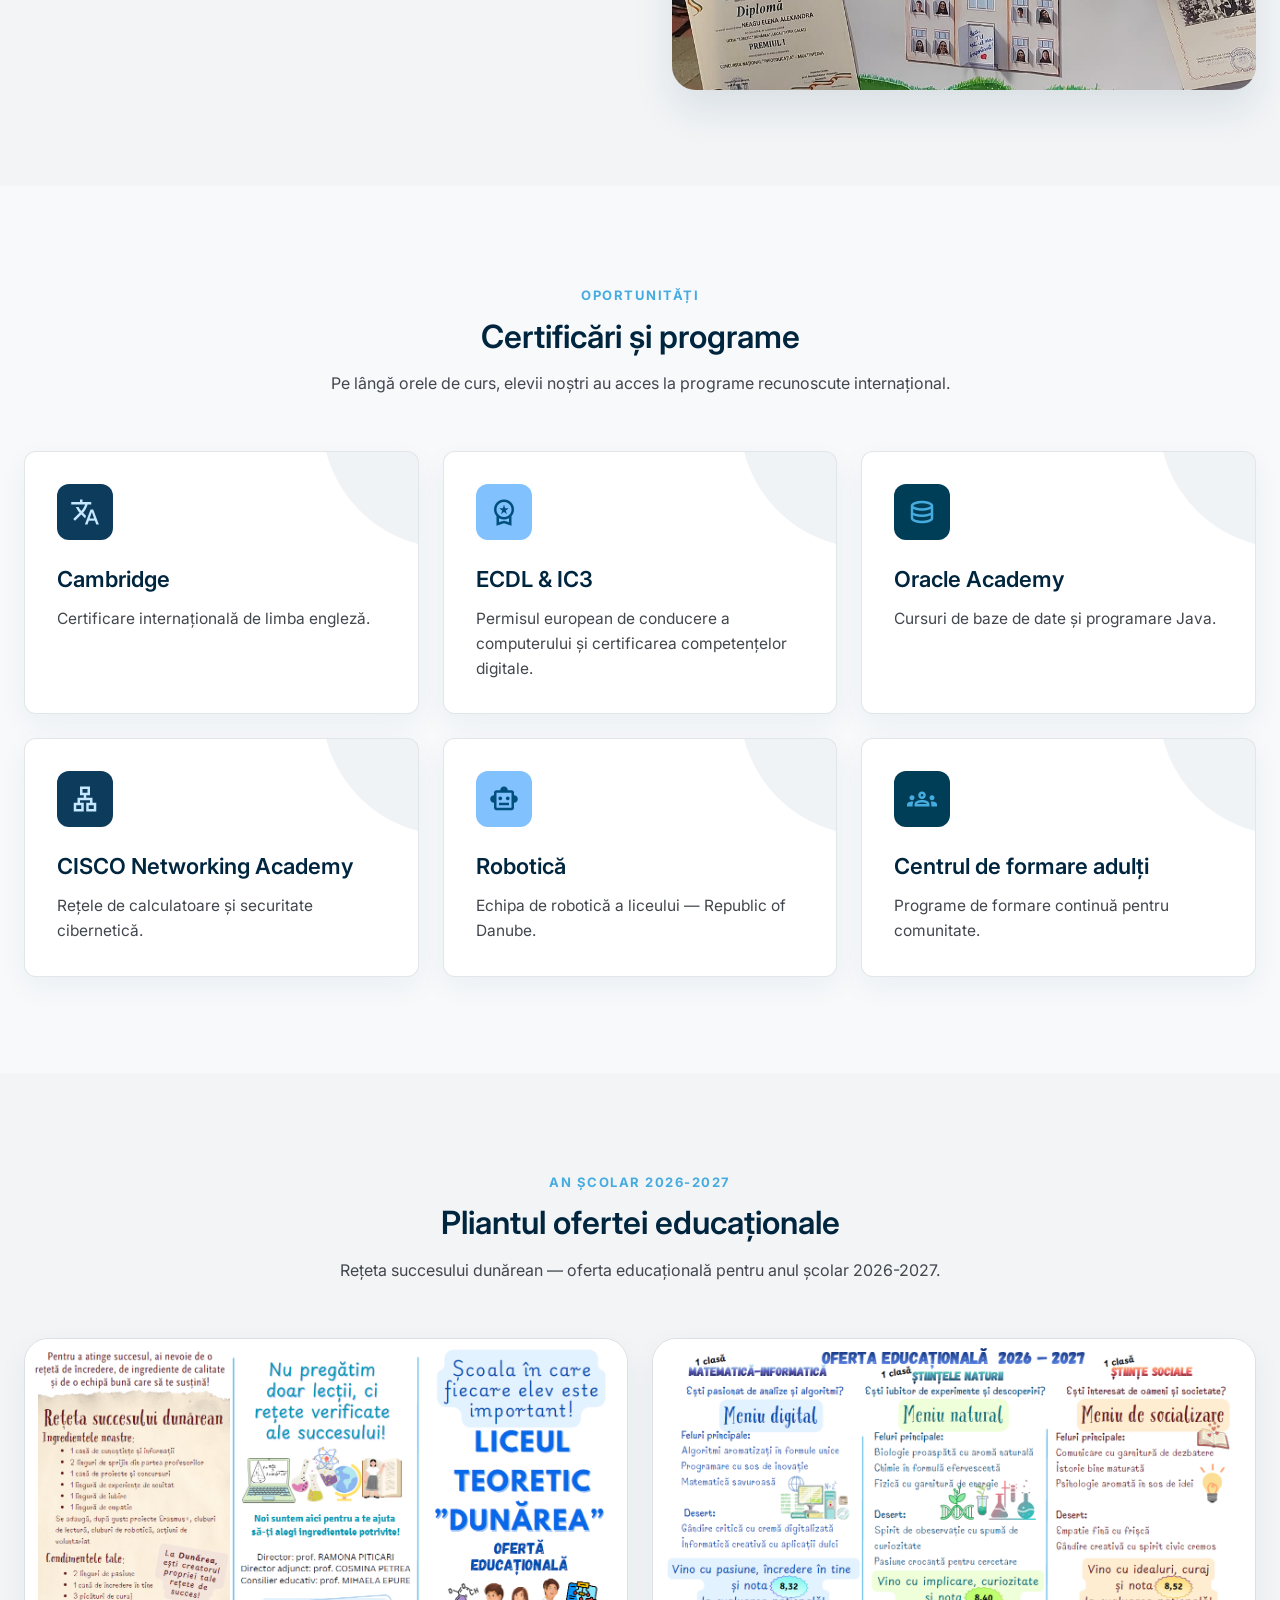
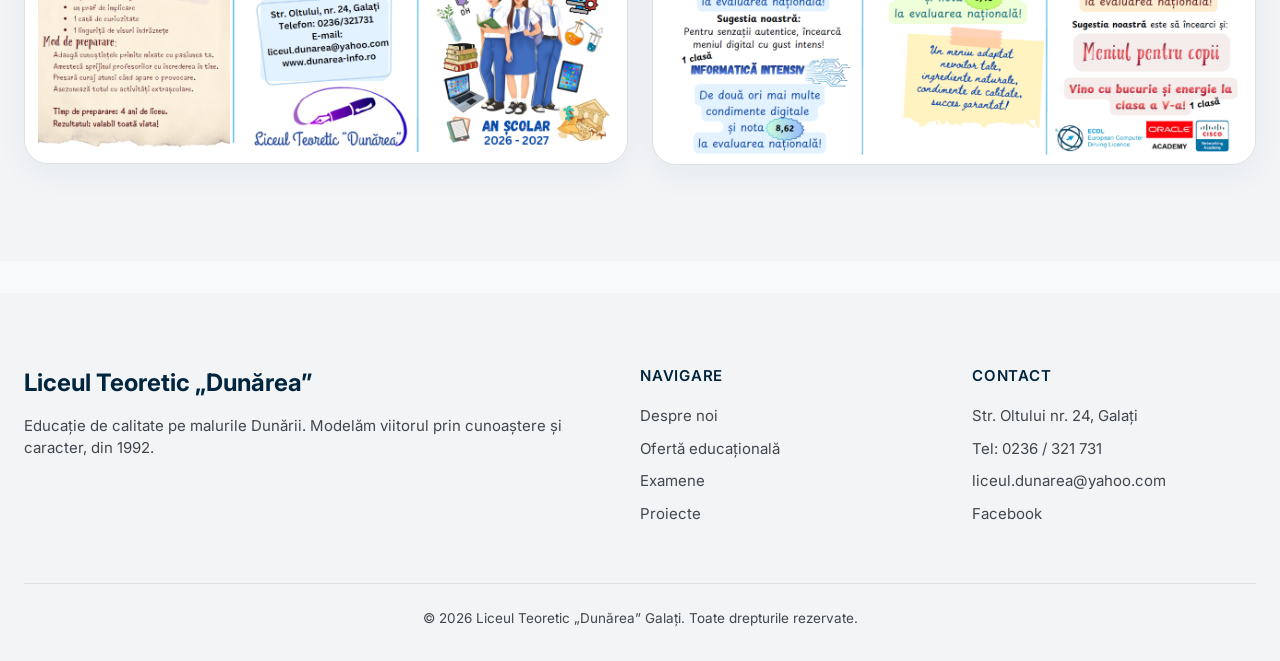
<file: oferta.html>
<!DOCTYPE html>
<html lang="ro">
<head>
  <meta charset="UTF-8">
  <meta name="viewport" content="width=device-width, initial-scale=1.0">
  <title>Ofertă educațională — Liceul Teoretic „Dunărea” Galați</title>
  <meta name="description" content="Oferta educațională a Liceului Teoretic „Dunărea” Galați: matematică-informatică intensiv informatică, științe ale naturii, științe sociale.">
  <link rel="preconnect" href="https://fonts.googleapis.com">
  <link rel="preconnect" href="https://fonts.gstatic.com" crossorigin>
  <link href="https://fonts.googleapis.com/css2?family=Inter:wght@400;500;600;700&display=swap" rel="stylesheet">
  <link href="https://fonts.googleapis.com/css2?family=Material+Symbols+Outlined:opsz,wght,FILL,GRAD@24,400,0..1,0&display=swap" rel="stylesheet">
  <link rel="stylesheet" href="css/style.css">
</head>
<body>

  <nav class="nav">
    <a class="nav-logo" href="index.html">Liceul Teoretic „Dunărea”</a>
    <ul class="nav-links">
      <li><a href="index.html">Acasă</a></li>
      <li><a href="despre.html">Despre noi</a></li>
      <li><a href="oferta.html">Ofertă</a></li>
      <li><a href="elevi.html">Elevi</a></li>
      <li><a href="examene.html">Examene</a></li>
      <li><a href="proiecte.html">Proiecte</a></li>
      <li><a href="contact.html">Contact</a></li>
    </ul>
    <a class="nav-cta" href="contact.html">Înscrie-te</a>
    <button class="nav-burger" aria-label="Meniu"><span></span><span></span><span></span></button>
  </nav>

  <header class="antet-pagina">
    <div class="container">
      <h1>Ofertă educațională</h1>
      <p>Nu pregătim doar lecții — oferim rețete verificate ale succesului! Lasă-ți visurile să zboare, noi suntem alături de tine.</p>
    </div>
  </header>

  <!-- Specializari -->
  <section class="sectiune">
    <div class="container">
      <div class="titlu-sectiune scroll-reveal">
        <span class="eticheta">Liceu</span>
        <h2>Specializări — clasa a IX-a</h2>
      </div>
      <div class="grila col-3">
        <div class="card scroll-reveal">
          <div class="pictograma"><span class="material-symbols-outlined">computer</span></div>
          <h3>Matematică-Informatică</h3>
          <div class="chipuri"><span class="chip">Real</span><span class="chip">Intensiv Info</span></div>
          <p>Programare, algoritmică și pregătire pentru atestatul de informatică. Acces la certificări ECDL, IC3, Oracle și CISCO prin academiile partenere.</p>
        </div>
        <div class="card scroll-reveal">
          <div class="pictograma v2"><span class="material-symbols-outlined">biotech</span></div>
          <h3>Științe ale Naturii</h3>
          <div class="chipuri"><span class="chip">Real</span><span class="chip">Laboratoare integrate</span></div>
          <p>Accent pe biologie, chimie și fizică — pregătirea ideală pentru medicină, farmacie și facultățile cu profil științific.</p>
        </div>
        <div class="card scroll-reveal">
          <div class="pictograma v3"><span class="material-symbols-outlined">public</span></div>
          <h3>Științe Sociale</h3>
          <div class="chipuri"><span class="chip">Uman</span><span class="chip">Dezbateri</span></div>
          <p>Istorie, științe sociale și comunicare — drumul către drept, psihologie, jurnalism și administrație publică.</p>
        </div>
      </div>
    </div>
  </section>

  <!-- Gimnaziu -->
  <section class="sectiune alternativ">
    <div class="container split scroll-reveal">
      <div>
        <span class="eticheta">Gimnaziu</span>
        <h2>Clasele V–VIII</h2>
        <p>Liceul Teoretic „Dunărea” organizează și clase de gimnaziu, cu admitere în clasa a V-a. Detalii despre înscriere găsiți la secțiunea <a href="examene.html">Examene</a>.</p>
        <ul class="lista-bife">
          <li>Pregătire temeinică pentru Evaluarea Națională</li>
          <li>Activități extrașcolare și concursuri</li>
          <li>Continuitate firească spre clasele de liceu</li>
        </ul>
      </div>
      <img src="assets/img/extra-2.jpg" alt="Proiect al elevilor de gimnaziu">
    </div>
  </section>

  <!-- Oportunitati -->
  <section class="sectiune">
    <div class="container">
      <div class="titlu-sectiune scroll-reveal">
        <span class="eticheta">Oportunități</span>
        <h2>Certificări și programe</h2>
        <p>Pe lângă orele de curs, elevii noștri au acces la programe recunoscute internațional.</p>
      </div>
      <div class="grila col-3">
        <div class="card scroll-reveal">
          <div class="pictograma"><span class="material-symbols-outlined">translate</span></div>
          <h3>Cambridge</h3>
          <p>Certificare internațională de limba engleză.</p>
        </div>
        <div class="card scroll-reveal">
          <div class="pictograma v2"><span class="material-symbols-outlined">workspace_premium</span></div>
          <h3>ECDL &amp; IC3</h3>
          <p>Permisul european de conducere a computerului și certificarea competențelor digitale.</p>
        </div>
        <div class="card scroll-reveal">
          <div class="pictograma v3"><span class="material-symbols-outlined">database</span></div>
          <h3>Oracle Academy</h3>
          <p>Cursuri de baze de date și programare Java.</p>
        </div>
        <div class="card scroll-reveal">
          <div class="pictograma"><span class="material-symbols-outlined">lan</span></div>
          <h3>CISCO Networking Academy</h3>
          <p>Rețele de calculatoare și securitate cibernetică.</p>
        </div>
        <div class="card scroll-reveal">
          <div class="pictograma v2"><span class="material-symbols-outlined">smart_toy</span></div>
          <h3>Robotică</h3>
          <p>Echipa de robotică a liceului — Republic of Danube.</p>
        </div>
        <div class="card scroll-reveal">
          <div class="pictograma v3"><span class="material-symbols-outlined">groups</span></div>
          <h3>Centrul de formare adulți</h3>
          <p>Programe de formare continuă pentru comunitate.</p>
        </div>
      </div>
    </div>
  </section>

  <!-- Pliant oferta -->
  <section class="sectiune alternativ">
    <div class="container">
      <div class="titlu-sectiune scroll-reveal">
        <span class="eticheta">An școlar 2026-2027</span>
        <h2>Pliantul ofertei educaționale</h2>
        <p>Rețeta succesului dunărean — oferta educațională pentru anul școlar 2026-2027.</p>
      </div>
      <div class="grila col-2 scroll-reveal">
        <img src="assets/img/oferta-1.png" alt="Oferta educațională — pagina 1" style="border-radius:var(--raza-mare); border:1px solid var(--bordura); box-shadow:var(--umbra);">
        <img src="assets/img/oferta-2.png" alt="Oferta educațională — pagina 2" style="border-radius:var(--raza-mare); border:1px solid var(--bordura); box-shadow:var(--umbra);">
      </div>
    </div>
  </section>

  <footer class="footer">
    <div class="container">
      <div class="footer-grila">
        <div>
          <div class="brand">Liceul Teoretic „Dunărea”</div>
          <p>Educație de calitate pe malurile Dunării. Modelăm viitorul prin cunoaștere și caracter, din 1992.</p>
        </div>
        <div>
          <h4>Navigare</h4>
          <ul>
            <li><a href="despre.html">Despre noi</a></li>
            <li><a href="oferta.html">Ofertă educațională</a></li>
            <li><a href="examene.html">Examene</a></li>
            <li><a href="proiecte.html">Proiecte</a></li>
          </ul>
        </div>
        <div>
          <h4>Contact</h4>
          <ul>
            <li>Str. Oltului nr. 24, Galați</li>
            <li>Tel: 0236 / 321 731</li>
            <li><a href="mailto:liceul.dunarea@yahoo.com">liceul.dunarea@yahoo.com</a></li>
            <li><a href="https://www.facebook.com/ldunarea/" target="_blank" rel="noopener">Facebook</a></li>
          </ul>
        </div>
      </div>
      <div class="footer-jos">
        © 2026 Liceul Teoretic „Dunărea” Galați. Toate drepturile rezervate.
      </div>
    </div>
  </footer>

  <script src="js/main.js"></script>
</body>
</html>
</file>
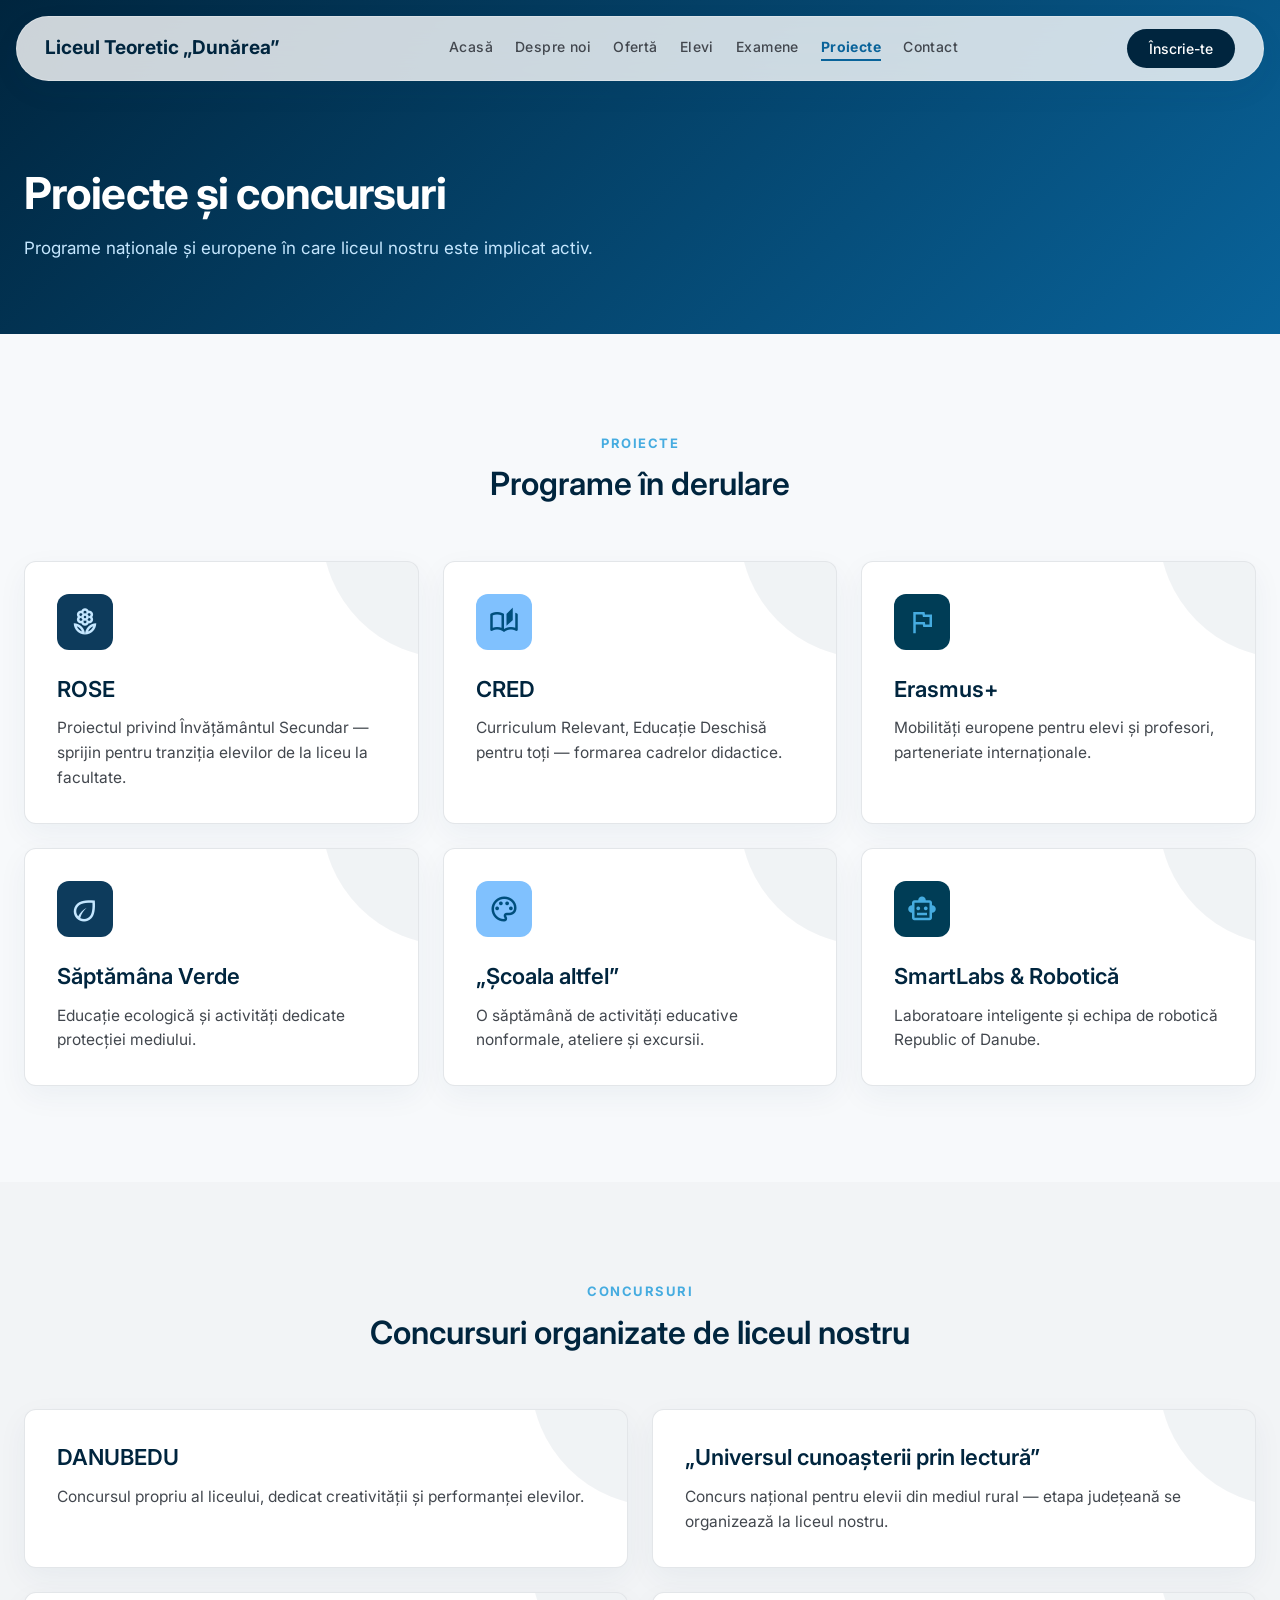
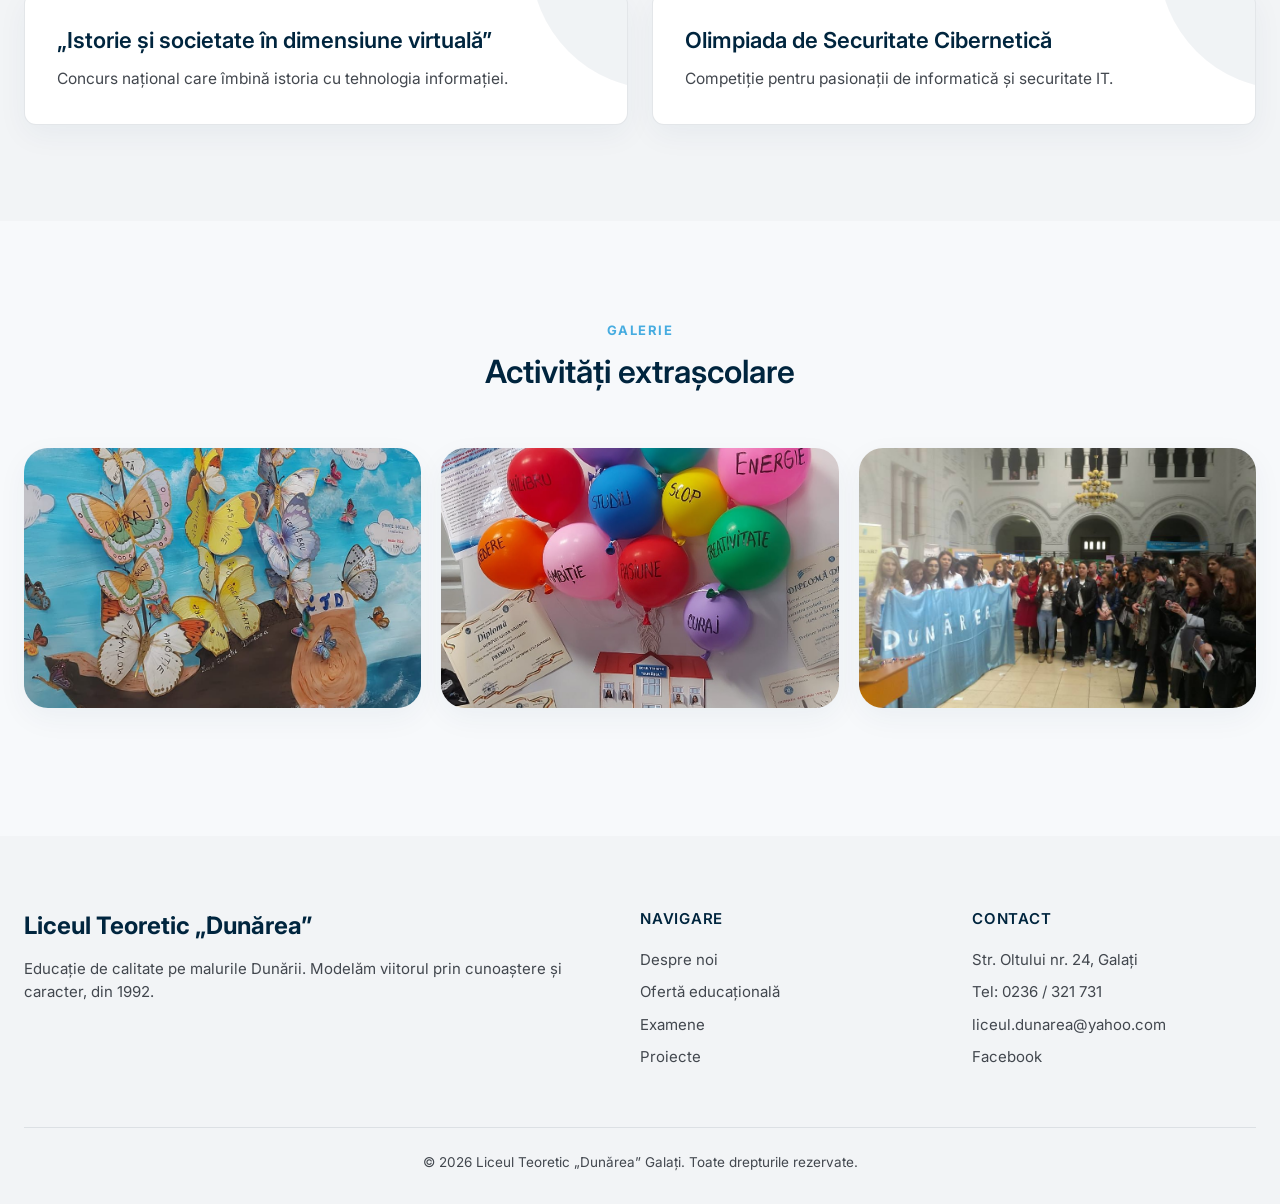
<file: proiecte.html>
<!DOCTYPE html>
<html lang="ro">
<head>
  <meta charset="UTF-8">
  <meta name="viewport" content="width=device-width, initial-scale=1.0">
  <title>Proiecte — Liceul Teoretic „Dunărea” Galați</title>
  <meta name="description" content="Proiectele Liceului Teoretic „Dunărea” Galați: ROSE, CRED, Erasmus+, Săptămâna Verde, Școala altfel, SmartLabs, robotică.">
  <link rel="preconnect" href="https://fonts.googleapis.com">
  <link rel="preconnect" href="https://fonts.gstatic.com" crossorigin>
  <link href="https://fonts.googleapis.com/css2?family=Inter:wght@400;500;600;700&display=swap" rel="stylesheet">
  <link href="https://fonts.googleapis.com/css2?family=Material+Symbols+Outlined:opsz,wght,FILL,GRAD@24,400,0..1,0&display=swap" rel="stylesheet">
  <link rel="stylesheet" href="css/style.css">
</head>
<body>

  <nav class="nav">
    <a class="nav-logo" href="index.html">Liceul Teoretic „Dunărea”</a>
    <ul class="nav-links">
      <li><a href="index.html">Acasă</a></li>
      <li><a href="despre.html">Despre noi</a></li>
      <li><a href="oferta.html">Ofertă</a></li>
      <li><a href="elevi.html">Elevi</a></li>
      <li><a href="examene.html">Examene</a></li>
      <li><a href="proiecte.html">Proiecte</a></li>
      <li><a href="contact.html">Contact</a></li>
    </ul>
    <a class="nav-cta" href="contact.html">Înscrie-te</a>
    <button class="nav-burger" aria-label="Meniu"><span></span><span></span><span></span></button>
  </nav>

  <header class="antet-pagina">
    <div class="container">
      <h1>Proiecte și concursuri</h1>
      <p>Programe naționale și europene în care liceul nostru este implicat activ.</p>
    </div>
  </header>

  <section class="sectiune">
    <div class="container">
      <div class="titlu-sectiune scroll-reveal">
        <span class="eticheta">Proiecte</span>
        <h2>Programe în derulare</h2>
      </div>
      <div class="grila col-3">
        <div class="card scroll-reveal">
          <div class="pictograma"><span class="material-symbols-outlined">local_florist</span></div>
          <h3>ROSE</h3>
          <p>Proiectul privind Învățământul Secundar — sprijin pentru tranziția elevilor de la liceu la facultate.</p>
        </div>
        <div class="card scroll-reveal">
          <div class="pictograma v2"><span class="material-symbols-outlined">auto_stories</span></div>
          <h3>CRED</h3>
          <p>Curriculum Relevant, Educație Deschisă pentru toți — formarea cadrelor didactice.</p>
        </div>
        <div class="card scroll-reveal">
          <div class="pictograma v3"><span class="material-symbols-outlined">flag</span></div>
          <h3>Erasmus+</h3>
          <p>Mobilități europene pentru elevi și profesori, parteneriate internaționale.</p>
        </div>
        <div class="card scroll-reveal">
          <div class="pictograma"><span class="material-symbols-outlined">eco</span></div>
          <h3>Săptămâna Verde</h3>
          <p>Educație ecologică și activități dedicate protecției mediului.</p>
        </div>
        <div class="card scroll-reveal">
          <div class="pictograma v2"><span class="material-symbols-outlined">palette</span></div>
          <h3>„Școala altfel”</h3>
          <p>O săptămână de activități educative nonformale, ateliere și excursii.</p>
        </div>
        <div class="card scroll-reveal">
          <div class="pictograma v3"><span class="material-symbols-outlined">smart_toy</span></div>
          <h3>SmartLabs &amp; Robotică</h3>
          <p>Laboratoare inteligente și echipa de robotică Republic of Danube.</p>
        </div>
      </div>
    </div>
  </section>

  <!-- Concursuri organizate de liceu -->
  <section class="sectiune alternativ">
    <div class="container">
      <div class="titlu-sectiune scroll-reveal">
        <span class="eticheta">Concursuri</span>
        <h2>Concursuri organizate de liceul nostru</h2>
      </div>
      <div class="grila col-2">
        <div class="card scroll-reveal">
          <h3>DANUBEDU</h3>
          <p>Concursul propriu al liceului, dedicat creativității și performanței elevilor.</p>
        </div>
        <div class="card scroll-reveal">
          <h3>„Universul cunoașterii prin lectură”</h3>
          <p>Concurs național pentru elevii din mediul rural — etapa județeană se organizează la liceul nostru.</p>
        </div>
        <div class="card scroll-reveal">
          <h3>„Istorie și societate în dimensiune virtuală”</h3>
          <p>Concurs național care îmbină istoria cu tehnologia informației.</p>
        </div>
        <div class="card scroll-reveal">
          <h3>Olimpiada de Securitate Cibernetică</h3>
          <p>Competiție pentru pasionații de informatică și securitate IT.</p>
        </div>
      </div>
    </div>
  </section>

  <!-- Galerie activitati -->
  <section class="sectiune">
    <div class="container">
      <div class="titlu-sectiune scroll-reveal">
        <span class="eticheta">Galerie</span>
        <h2>Activități extrașcolare</h2>
      </div>
      <div class="galerie scroll-reveal">
        <img src="assets/img/extra-1.jpg" alt="Proiect creativ al elevilor">
        <img src="assets/img/extra-2.jpg" alt="Lucrare realizată de elevi">
        <img src="assets/img/liceu-1.jpg" alt="Eveniment în liceu">
      </div>
    </div>
  </section>

  <footer class="footer">
    <div class="container">
      <div class="footer-grila">
        <div>
          <div class="brand">Liceul Teoretic „Dunărea”</div>
          <p>Educație de calitate pe malurile Dunării. Modelăm viitorul prin cunoaștere și caracter, din 1992.</p>
        </div>
        <div>
          <h4>Navigare</h4>
          <ul>
            <li><a href="despre.html">Despre noi</a></li>
            <li><a href="oferta.html">Ofertă educațională</a></li>
            <li><a href="examene.html">Examene</a></li>
            <li><a href="proiecte.html">Proiecte</a></li>
          </ul>
        </div>
        <div>
          <h4>Contact</h4>
          <ul>
            <li>Str. Oltului nr. 24, Galați</li>
            <li>Tel: 0236 / 321 731</li>
            <li><a href="mailto:liceul.dunarea@yahoo.com">liceul.dunarea@yahoo.com</a></li>
            <li><a href="https://www.facebook.com/ldunarea/" target="_blank" rel="noopener">Facebook</a></li>
          </ul>
        </div>
      </div>
      <div class="footer-jos">
        © 2026 Liceul Teoretic „Dunărea” Galați. Toate drepturile rezervate.
      </div>
    </div>
  </footer>

  <script src="js/main.js"></script>
</body>
</html>
</file>
<file: css/style.css>
/* ============================================================
   Liceul Teoretic „Dunărea" Galați — stylesheet principal
   Design system „Dunărea Scholar": minimalism modern + glassmorphism
   Paletă inspirată de adâncimile Dunării (DESIGN.md)
   ============================================================ */

:root {
  /* culori */
  --primar: #00253e;            /* navy adânc — branding, titluri */
  --primar-container: #0d3b5c;
  --secundar: #09639a;          /* albastru secundar — linkuri, butoane */
  --accent: #46ace0;            /* albastru accent — hover, evidențieri */
  --albastru-pal: #80c1fe;
  --albastru-foarte-pal: #c5e7ff;
  --fundal: #f7f9fb;
  --suprafata: #ffffff;
  --suprafata-joasa: #f2f4f6;
  --suprafata-container: #eceef0;
  --text: #191c1e;
  --text-secundar: #42474e;
  --bordura: rgba(194, 199, 207, 0.45);

  /* umbre ambientale cu tentă navy */
  --umbra: 0px 10px 30px rgba(13, 59, 92, 0.05);
  --umbra-hover: 0px 20px 40px rgba(13, 59, 92, 0.1);

  --latime-max: 1280px;
  --raza: 12px;
  --raza-mare: 24px;
}

* { margin: 0; padding: 0; box-sizing: border-box; }

html { scroll-behavior: smooth; }

body {
  font-family: "Inter", "Segoe UI", system-ui, sans-serif;
  color: var(--text);
  background: var(--fundal);
  line-height: 1.5;
  font-size: 16px;
  -webkit-font-smoothing: antialiased;
}

img { max-width: 100%; display: block; }

a { color: var(--secundar); text-decoration: none; }
a:hover { text-decoration: underline; }

.container {
  max-width: var(--latime-max);
  margin: 0 auto;
  padding: 0 24px;
}

.material-symbols-outlined {
  font-variation-settings: 'FILL' 0, 'wght' 400, 'GRAD' 0, 'opsz' 24;
  vertical-align: middle;
}

/* ============================================================
   Navigație — pastilă plutitoare cu efect de sticlă
   ============================================================ */
.nav {
  position: fixed;
  top: 16px;
  left: 50%;
  transform: translateX(-50%);
  width: calc(100% - 32px);
  max-width: var(--latime-max);
  z-index: 100;
  display: flex;
  align-items: center;
  justify-content: space-between;
  gap: 16px;
  padding: 12px 28px;
  border-radius: 999px;
  background: rgba(255, 255, 255, 0.8);
  backdrop-filter: blur(20px);
  -webkit-backdrop-filter: blur(20px);
  border: 1px solid rgba(255, 255, 255, 0.25);
  box-shadow: var(--umbra);
  transition: padding 0.3s ease, background-color 0.3s ease, box-shadow 0.3s ease;
}
/* la scroll, bara se micșorează ușor și devine mai opacă (vezi main.js) */
.nav.scrolled {
  padding-top: 7px;
  padding-bottom: 7px;
  background: rgba(255, 255, 255, 0.92);
  box-shadow: var(--umbra-hover);
}

.nav-logo {
  font-weight: 700;
  font-size: 19px;
  color: var(--primar);
  white-space: nowrap;
}
.nav-logo:hover { text-decoration: none; }

.nav-links {
  display: flex;
  list-style: none;
  align-items: center;
  gap: 22px;
}
.nav-links a {
  display: block;
  font-size: 14px;
  font-weight: 500;
  letter-spacing: 0.03em;
  color: var(--text-secundar);
  padding-bottom: 2px;
  border-bottom: 2px solid transparent;
  white-space: nowrap;
  transition: color 0.3s ease, transform 0.3s ease;
}
.nav-links a:hover {
  color: var(--primar);
  transform: scale(1.05);
  text-decoration: none;
}
.nav-links a.activ {
  color: var(--secundar);
  font-weight: 700;
  border-bottom-color: var(--secundar);
}

.nav-cta {
  background: var(--primar);
  color: #fff;
  font-size: 14px;
  font-weight: 500;
  padding: 9px 22px;
  border-radius: 999px;
  white-space: nowrap;
  transition: background-color 0.3s ease;
}
.nav-cta:hover { background: var(--secundar); text-decoration: none; color: #fff; }

.nav-burger {
  display: none;
  background: none;
  border: none;
  cursor: pointer;
  padding: 6px;
  color: var(--primar);
}
.nav-burger span {
  display: block;
  width: 24px;
  height: 2px;
  background: var(--primar);
  margin: 5px 0;
  border-radius: 2px;
}

/* ============================================================
   Animații (intrare hero + reveal la scroll)
   ============================================================ */
@keyframes kenBurns {
  0%   { transform: scale(1); }
  100% { transform: scale(1.06); }
}

.stagger-item {
  opacity: 0;
  transform: translateY(20px);
}
.stagger-item.activ {
  opacity: 1;
  transform: translateY(0);
  transition: opacity 0.8s ease-out, transform 0.8s ease-out;
}

.scroll-reveal {
  opacity: 0;
  transform: translateY(30px);
  transition: opacity 0.8s cubic-bezier(0.5, 0, 0, 1), transform 0.8s cubic-bezier(0.5, 0, 0, 1);
}
.scroll-reveal.vizibil {
  opacity: 1;
  transform: translateY(0);
}

/* ============================================================
   Hero (pagina principală)
   ============================================================ */
.hero {
  position: relative;
  min-height: 92vh;
  display: flex;
  align-items: center;
  justify-content: center;
  overflow: hidden;
  text-align: center;
  color: #fff;
}
.hero-bg {
  position: absolute;
  inset: 0;
  background: url("../assets/img/liceu-2.jpg") center / cover no-repeat;
  animation: kenBurns 20s ease-out infinite alternate;
}
.hero-overlay {
  position: absolute;
  inset: 0;
  background: linear-gradient(to top,
    rgba(0, 37, 62, 0.95) 0%,
    rgba(0, 37, 62, 0.70) 45%,
    rgba(0, 37, 62, 0.40) 100%);
}
.hero-continut {
  position: relative;
  z-index: 2;
  max-width: 880px;
  padding: 130px 24px 90px;
}
.hero .insigna {
  display: inline-flex;
  align-items: center;
  gap: 8px;
  padding: 8px 18px;
  border-radius: 999px;
  background: rgba(128, 193, 254, 0.18);
  border: 1px solid rgba(128, 193, 254, 0.3);
  backdrop-filter: blur(10px);
  font-size: 13px;
  font-weight: 500;
  letter-spacing: 0.1em;
  text-transform: uppercase;
  color: var(--albastru-foarte-pal);
  margin-bottom: 32px;
}
.hero h1 {
  font-size: clamp(32px, 5vw, 48px);
  line-height: 1.2;
  letter-spacing: -0.02em;
  font-weight: 700;
  margin-bottom: 24px;
}
.hero h1 .evidentiat {
  color: var(--albastru-foarte-pal);
  position: relative;
  display: inline-block;
}
.hero h1 .evidentiat svg {
  position: absolute;
  bottom: -8px;
  left: 0;
  width: 100%;
  height: 12px;
  color: var(--accent);
}
.hero p {
  font-size: 18px;
  line-height: 1.6;
  color: rgba(224, 227, 229, 0.92);
  max-width: 640px;
  margin: 0 auto 48px;
}
.hero-butoane {
  display: flex;
  flex-wrap: wrap;
  gap: 16px;
  justify-content: center;
}

/* ---------- Butoane (pastilă) ---------- */
.buton {
  display: inline-flex;
  align-items: center;
  gap: 8px;
  background: var(--secundar);
  color: #fff;
  padding: 15px 32px;
  border-radius: 999px;
  font-size: 14px;
  font-weight: 500;
  letter-spacing: 0.03em;
  box-shadow: 0 10px 25px rgba(9, 99, 154, 0.25);
  transition: background-color 0.3s ease, transform 0.3s ease;
}
.buton:hover { background: var(--accent); text-decoration: none; color: #fff; }
.buton .material-symbols-outlined { font-size: 18px; transition: transform 0.3s; }
.buton:hover .material-symbols-outlined { transform: translateX(4px); }

.buton.secundar {
  background: transparent;
  border: 1px solid rgba(255, 255, 255, 0.5);
  box-shadow: none;
}
.buton.secundar:hover { background: rgba(255, 255, 255, 0.1); }

/* ============================================================
   Antet pagini interioare
   ============================================================ */
.antet-pagina {
  background: linear-gradient(135deg, var(--primar), var(--secundar));
  color: #fff;
  padding: 160px 0 72px;
}
.antet-pagina h1 {
  font-size: clamp(30px, 4vw, 44px);
  font-weight: 700;
  letter-spacing: -0.02em;
}
.antet-pagina p { color: var(--albastru-foarte-pal); max-width: 640px; margin-top: 10px; font-size: 17px; }

/* ============================================================
   Secțiuni
   ============================================================ */
.sectiune { padding: 64px 0; }
.sectiune.alternativ { background: var(--suprafata-joasa); }

.titlu-sectiune {
  text-align: center;
  max-width: 680px;
  margin: 0 auto 56px;
}
.titlu-sectiune h2 {
  font-size: 32px;
  font-weight: 600;
  line-height: 1.3;
  color: var(--primar);
  margin-bottom: 14px;
}
.titlu-sectiune p { color: var(--text-secundar); }

.eticheta {
  display: inline-block;
  color: var(--accent);
  font-size: 13px;
  font-weight: 700;
  text-transform: uppercase;
  letter-spacing: 1.5px;
  margin-bottom: 10px;
}

/* ============================================================
   Statistici — panou alb suprapus peste hero
   ============================================================ */
.panou-statistici {
  position: relative;
  z-index: 5;
  margin: -56px auto 0;
  max-width: var(--latime-max);
  background: var(--suprafata);
  border-radius: var(--raza-mare);
  box-shadow: 0px 20px 40px rgba(13, 59, 92, 0.08);
}
.statistici {
  display: grid;
  grid-template-columns: repeat(4, 1fr);
  gap: 32px;
  padding: 48px;
  text-align: center;
}
.statistici .pictograma-stat {
  color: var(--secundar);
  margin-bottom: 8px;
}
.statistici .pictograma-stat .material-symbols-outlined {
  font-size: 36px;
  font-variation-settings: 'FILL' 1;
}
.statistici .numar {
  font-size: clamp(34px, 4vw, 48px);
  font-weight: 700;
  letter-spacing: -0.02em;
  color: var(--primar);
  line-height: 1.2;
}
.statistici .descriere {
  color: var(--text-secundar);
  font-size: 14px;
  font-weight: 500;
  margin-top: 4px;
}

/* ============================================================
   Grile de carduri
   ============================================================ */
.grila { display: grid; gap: 24px; }
.grila.col-3 { grid-template-columns: repeat(3, 1fr); }
.grila.col-2 { grid-template-columns: repeat(2, 1fr); }
.grila.col-4 { grid-template-columns: repeat(4, 1fr); }

.card {
  position: relative;
  overflow: hidden;
  background: var(--suprafata);
  border: 1px solid var(--bordura);
  border-radius: var(--raza);
  padding: 32px;
  box-shadow: var(--umbra);
  transition: transform 0.5s ease, box-shadow 0.5s ease;
}
.card:hover {
  transform: translateY(-8px);
  box-shadow: var(--umbra-hover);
}
/* decor discret în colțul cardului */
.card::before {
  content: "";
  position: absolute;
  top: -32px;
  right: -32px;
  width: 128px;
  height: 128px;
  border-radius: 0 0 0 100%;
  background: rgba(13, 59, 92, 0.06);
  transition: transform 0.5s ease;
}
.card:hover::before { transform: scale(1.12); }
.card > * { position: relative; z-index: 1; }

.card h3 {
  color: var(--primar);
  margin-bottom: 12px;
  font-size: 22px;
  font-weight: 600;
  line-height: 1.4;
}
.card p { color: var(--text-secundar); font-size: 15.5px; line-height: 1.6; }

.card .pictograma {
  width: 56px;
  height: 56px;
  border-radius: var(--raza);
  background: var(--primar-container);
  color: var(--albastru-foarte-pal);
  display: flex;
  align-items: center;
  justify-content: center;
  margin-bottom: 24px;
}
.card .pictograma .material-symbols-outlined { font-size: 30px; }
/* variante de culoare pentru pictograme */
.card .pictograma.v2 { background: var(--albastru-pal); color: #004f7d; }
.card .pictograma.v3 { background: #003d56; color: var(--accent); }

/* chips / etichete mici */
.chipuri { display: flex; flex-wrap: wrap; gap: 8px; margin-bottom: 16px; }
.chip {
  padding: 3px 10px;
  background: var(--suprafata-container);
  color: var(--text-secundar);
  border-radius: 6px;
  font-size: 12px;
  font-weight: 500;
}

.link-card {
  display: inline-flex;
  align-items: center;
  gap: 6px;
  font-size: 14px;
  font-weight: 500;
  margin-top: 18px;
  color: var(--secundar);
  transition: color 0.3s;
}
.link-card:hover { color: var(--primar); text-decoration: none; }
.link-card .material-symbols-outlined { font-size: 16px; transition: transform 0.3s; }
.link-card:hover .material-symbols-outlined { transform: translateX(4px); }

/* ============================================================
   Bloc text + imagine
   ============================================================ */
.split {
  display: grid;
  grid-template-columns: 1fr 1fr;
  gap: 64px;
  align-items: center;
}
.split img {
  border-radius: var(--raza-mare);
  box-shadow: var(--umbra-hover);
}
.split h2 {
  color: var(--primar);
  font-size: 32px;
  font-weight: 600;
  line-height: 1.3;
  margin-bottom: 18px;
}
.split p { color: var(--text-secundar); margin-bottom: 14px; line-height: 1.6; }
.split .buton { margin-top: 10px; }

/* ---------- Liste cu bife ---------- */
.lista-bife { list-style: none; }
.lista-bife li {
  padding-left: 32px;
  position: relative;
  margin-bottom: 12px;
  color: var(--text-secundar);
}
.lista-bife li::before {
  content: "check_circle";
  font-family: "Material Symbols Outlined";
  position: absolute;
  left: 0;
  top: 1px;
  color: var(--accent);
  font-size: 20px;
}

/* ============================================================
   Anunțuri
   ============================================================ */
.anunt {
  display: flex;
  gap: 20px;
  align-items: flex-start;
  background: var(--suprafata);
  border: 1px solid var(--bordura);
  border-radius: var(--raza);
  box-shadow: var(--umbra);
  padding: 24px;
  margin-bottom: 16px;
  transition: transform 0.4s ease, box-shadow 0.4s ease;
}
.anunt:hover { transform: translateY(-4px); box-shadow: var(--umbra-hover); }
.anunt .data {
  flex-shrink: 0;
  min-width: 64px;
  height: 64px;
  border-radius: var(--raza);
  background: rgba(128, 193, 254, 0.18);
  color: var(--primar);
  display: flex;
  flex-direction: column;
  align-items: center;
  justify-content: center;
  font-weight: 700;
  line-height: 1.1;
  padding: 0 10px;
}
.anunt .data small { font-size: 11px; font-weight: 500; color: var(--secundar); letter-spacing: 0.05em; }
.anunt h3 { font-size: 17px; font-weight: 600; color: var(--primar); margin-bottom: 4px; }
.anunt p { font-size: 15px; color: var(--text-secundar); }

/* ============================================================
   Echipa managerială
   ============================================================ */
.persoana { text-align: center; }
.persoana .avatar {
  width: 88px;
  height: 88px;
  border-radius: 50%;
  background: linear-gradient(135deg, var(--secundar), var(--accent));
  color: #fff;
  font-size: 28px;
  font-weight: 700;
  display: flex;
  align-items: center;
  justify-content: center;
  margin: 0 auto 16px;
}
.persoana h3 { font-size: 17px; }
.persoana p { font-size: 14px; }

/* ============================================================
   Galerie
   ============================================================ */
.galerie {
  display: grid;
  grid-template-columns: repeat(3, 1fr);
  gap: 20px;
}
.galerie img {
  width: 100%;
  height: 260px;
  object-fit: cover;
  border-radius: var(--raza-mare);
  box-shadow: var(--umbra);
  transition: transform 0.4s ease, box-shadow 0.4s ease;
}
.galerie img:hover { transform: scale(1.02) translateY(-4px); box-shadow: var(--umbra-hover); }

/* ============================================================
   Tabel (orar, documente)
   ============================================================ */
.tabel {
  width: 100%;
  border-collapse: separate;
  border-spacing: 0;
  background: var(--suprafata);
  border: 1px solid var(--bordura);
  border-radius: var(--raza);
  overflow: hidden;
  box-shadow: var(--umbra);
}
.tabel th, .tabel td {
  text-align: left;
  padding: 14px 20px;
  border-bottom: 1px solid var(--bordura);
  font-size: 15px;
}
.tabel tr:last-child td { border-bottom: none; }
.tabel th {
  color: var(--primar);
  background: var(--suprafata-joasa);
  font-weight: 600;
  letter-spacing: 0.03em;
}

/* ============================================================
   Contact
   ============================================================ */
.info-contact { list-style: none; }
.info-contact li {
  display: flex;
  gap: 16px;
  margin-bottom: 22px;
  align-items: flex-start;
}
.info-contact .pictograma {
  width: 48px;
  height: 48px;
  flex-shrink: 0;
  border-radius: var(--raza);
  background: rgba(128, 193, 254, 0.18);
  color: var(--secundar);
  display: flex;
  align-items: center;
  justify-content: center;
}
.info-contact strong { display: block; color: var(--primar); margin-bottom: 2px; }
.info-contact > li > div:last-child { color: var(--text-secundar); }

.harta iframe {
  width: 100%;
  height: 400px;
  border: 0;
  border-radius: var(--raza-mare);
  background: var(--suprafata-joasa);
  box-shadow: var(--umbra);
}
.harta .link-harta {
  display: block;
  text-align: center;
  margin-top: 12px;
  font-size: 14px;
}

/* ============================================================
   Footer — deschis, aerisit
   ============================================================ */
.footer {
  background: var(--suprafata-joasa);
  color: var(--text-secundar);
  padding: 72px 0 32px;
  font-size: 15px;
  margin-top: 32px;
}
.footer h4 {
  color: var(--primar);
  margin-bottom: 18px;
  font-size: 15px;
  font-weight: 600;
  letter-spacing: 0.05em;
  text-transform: uppercase;
}
.footer .brand {
  font-size: 24px;
  font-weight: 700;
  color: var(--primar);
  margin-bottom: 14px;
}
.footer a { color: var(--text-secundar); transition: color 0.3s; }
.footer a:hover { color: var(--primar); }
.footer-grila {
  display: grid;
  grid-template-columns: 2fr 1fr 1fr;
  gap: 48px;
  margin-bottom: 48px;
}
.footer ul { list-style: none; }
.footer li { margin-bottom: 10px; }
.footer-jos {
  border-top: 1px solid var(--bordura);
  padding-top: 24px;
  text-align: center;
  font-size: 13.5px;
  color: var(--text-secundar);
}

/* ============================================================
   Responsive
   ============================================================ */
@media (min-width: 768px) {
  .sectiune { padding: 96px 0; }
}

@media (max-width: 980px) {
  .grila.col-3, .grila.col-4 { grid-template-columns: repeat(2, 1fr); }
  .statistici { grid-template-columns: repeat(2, 1fr); padding: 32px; }
  .split { grid-template-columns: 1fr; gap: 36px; }
  .footer-grila { grid-template-columns: 1fr; gap: 32px; }
  .galerie { grid-template-columns: repeat(2, 1fr); }
  .nav-links { display: none; }
  .nav-cta { display: none; }
  .nav-burger { display: block; }

  /* meniul mobil — panou sub pastila de navigație */
  .nav-links.deschis {
    display: flex;
    position: absolute;
    top: calc(100% + 10px);
    left: 0;
    right: 0;
    flex-direction: column;
    align-items: stretch;
    gap: 4px;
    background: rgba(255, 255, 255, 0.97);
    backdrop-filter: blur(20px);
    border: 1px solid var(--bordura);
    border-radius: 20px;
    box-shadow: var(--umbra-hover);
    padding: 16px 20px;
  }
  .nav-links.deschis a {
    padding: 10px 12px;
    border-radius: 10px;
    border-bottom: none;
  }
  .nav-links.deschis a.activ { background: var(--suprafata-joasa); }
}

@media (max-width: 640px) {
  .grila.col-2, .grila.col-3, .grila.col-4 { grid-template-columns: 1fr; }
  .galerie { grid-template-columns: 1fr; }
  .statistici { grid-template-columns: repeat(2, 1fr); gap: 20px; }
  .hero { min-height: 88vh; }
  .panou-statistici { margin: -40px 16px 0; }
  .antet-pagina { padding: 130px 0 56px; }
}
</file>
